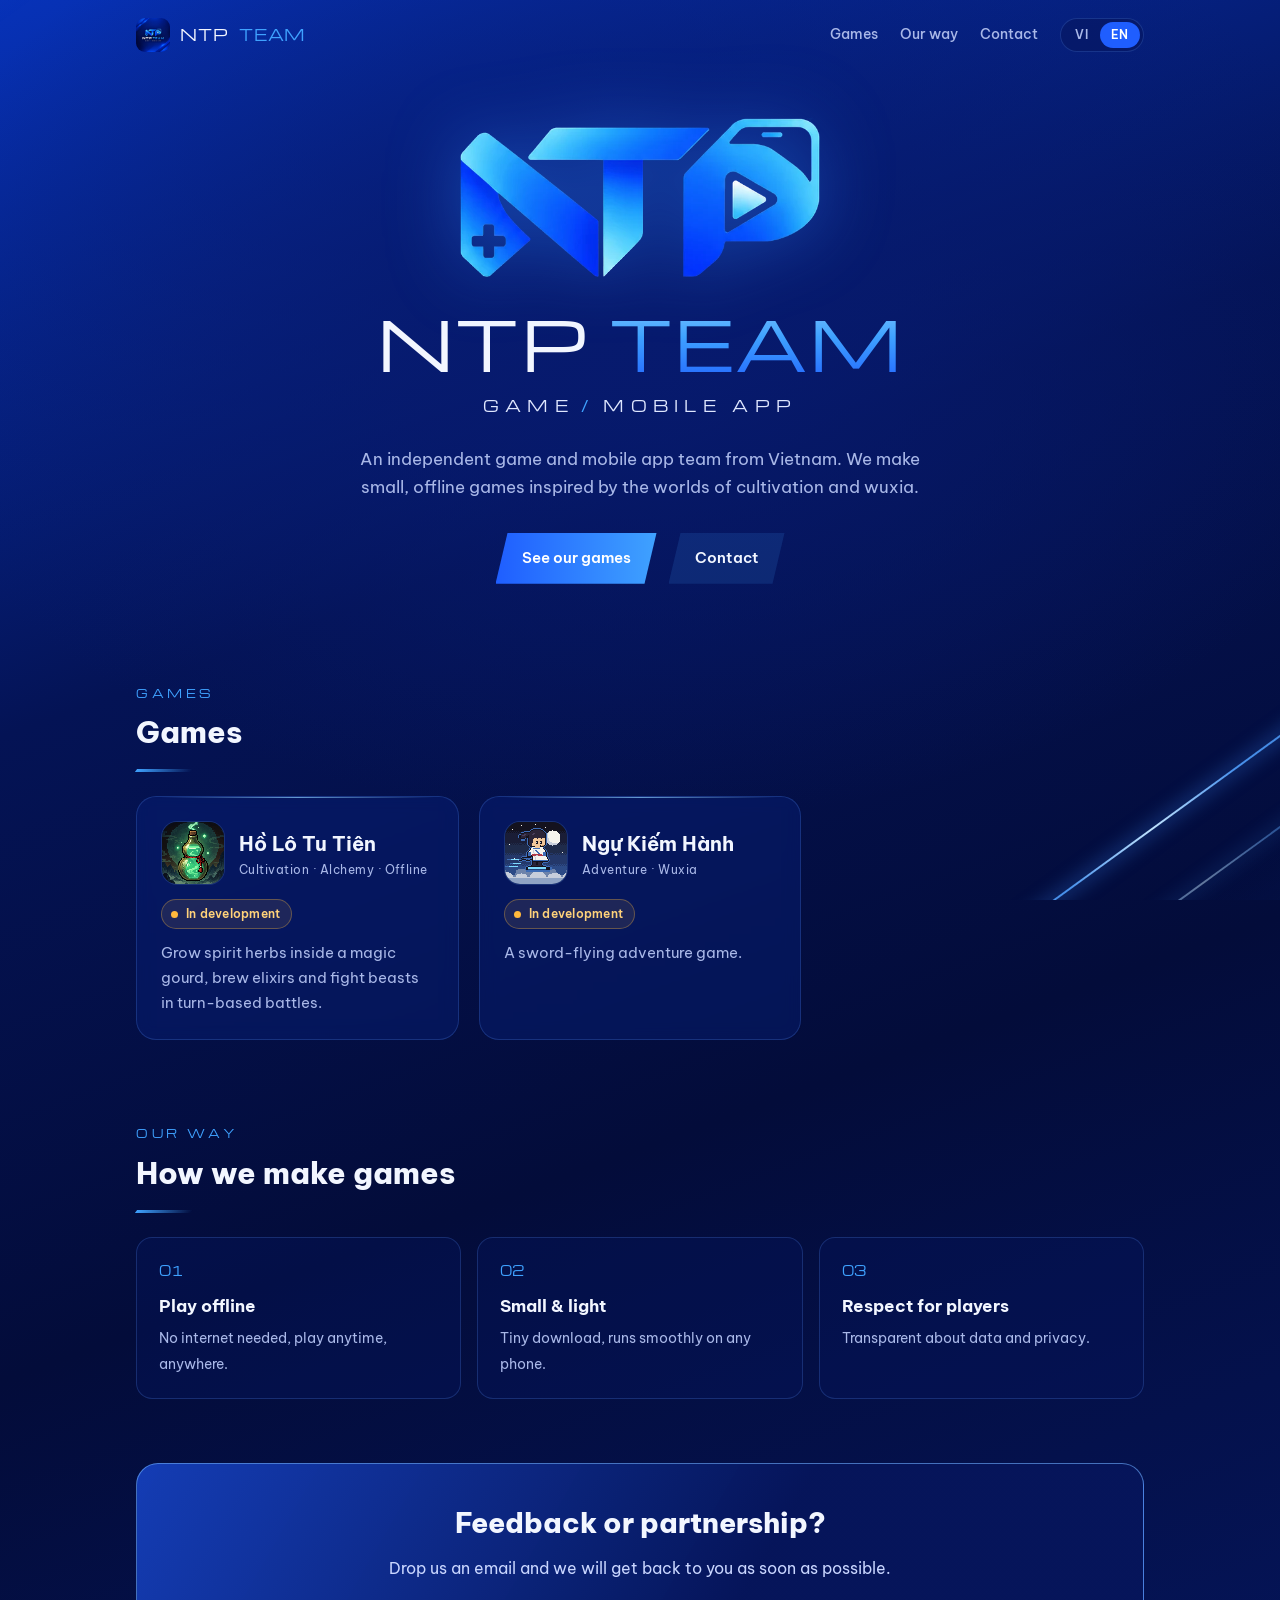
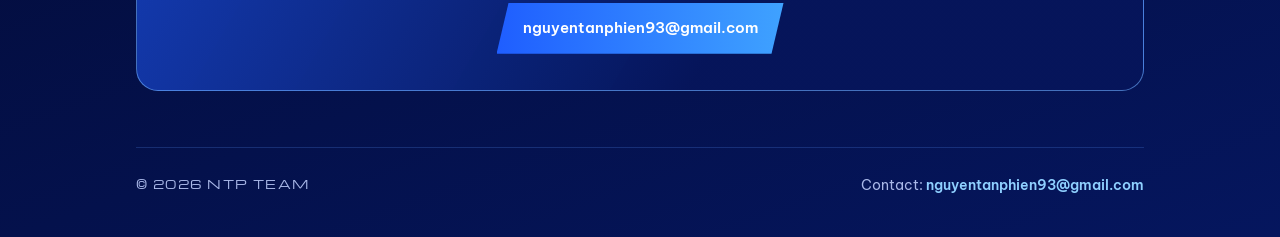
<file: index.html>
<!doctype html>
<html lang="vi">
<head>
<meta charset="utf-8">
<meta name="viewport" content="width=device-width, initial-scale=1">
<title>NTP Team</title>
<meta name="description" content="NTP Team – nhà phát triển game và ứng dụng di động độc lập từ Việt Nam.">
<meta name="theme-color" content="#041045">
<link rel="icon" href="img/favicon.png?v=4">
<link rel="apple-touch-icon" href="img/apple-touch-icon.png?v=4">
<meta property="og:title" content="NTP Team – Game / Mobile App">
<meta property="og:description" content="Game và ứng dụng di động độc lập từ Việt Nam.">
<meta property="og:image" content="https://ntpteam.id.vn/img/og.jpg?v=2">
<meta property="og:url" content="https://ntpteam.id.vn/">
<meta name="twitter:card" content="summary_large_image">
<link rel="preconnect" href="https://fonts.googleapis.com">
<link rel="preconnect" href="https://fonts.gstatic.com" crossorigin>
<link href="https://fonts.googleapis.com/css2?family=Be+Vietnam+Pro:wght@400;500;600;700;800&family=Michroma&display=swap" rel="stylesheet">
<style>
  :root {
    --nen: #030c3a;
    --nen-2: #06155a;
    --the: rgba(10, 34, 130, .38);
    --vien: rgba(90, 150, 255, .22);
    --vien-sang: rgba(110, 175, 255, .6);
    --chu: #f2f6ff;
    --chu-phu: #a9b8e8;
    --xanh: #1f5eff;
    --xanh-sang: #3fa2ff;
    --xanh-nhat: #8fd0ff;
    --rong: "Michroma", "Be Vietnam Pro", sans-serif;
  }
  * { box-sizing: border-box; }
  html { color-scheme: dark; scroll-behavior: smooth; }
  body {
    margin: 0;
    min-height: 100vh;
    overflow-x: hidden;
    background:
      radial-gradient(1100px 700px at 50% 18%, #071a6e 0%, transparent 70%),
      linear-gradient(160deg, #0732b8 0%, #041355 32%, var(--nen) 60%, #05165e 100%);
    background-color: var(--nen);
    color: var(--chu);
    font: 400 16px/1.65 "Be Vietnam Pro", "Segoe UI", Roboto, Arial, sans-serif;
  }

  /* Vệt sáng chéo như trong logo */
  .vet {
    position: fixed; inset: 0;
    pointer-events: none; z-index: 0;
    overflow: hidden;
  }
  .vet i {
    position: absolute;
    width: 160vmax; height: 2px;
    background: linear-gradient(90deg, transparent, rgba(80,160,255,.9) 45%, #bfe3ff 50%, rgba(80,160,255,.9) 55%, transparent);
    box-shadow: 0 0 18px 2px rgba(60,140,255,.55);
    transform: rotate(-36deg);
    transform-origin: center;
  }
  .vet i:nth-child(1) { top: 8%;  left: -95vmax; }
  .vet i:nth-child(2) { top: 14%; left: -100vmax; opacity: .5; }
  .vet i:nth-child(3) { top: 92%; left: 10vmax; }
  .vet i:nth-child(4) { top: 98%; left: 14vmax; opacity: .5; }
  .vet b {
    position: absolute;
    width: 120vmax; height: 26vmax;
    background: linear-gradient(180deg, rgba(31,94,255,.22), transparent);
    transform: rotate(-36deg);
  }
  .vet b:nth-child(5) { top: -14vmax; left: -78vmax; }
  .vet b:nth-child(6) { bottom: -16vmax; right: -70vmax; transform: rotate(144deg); }

  .trang { position: relative; z-index: 1; max-width: 1040px; margin: 0 auto; padding: 0 16px; }

  /* Thanh trên */
  .thanh {
    display: flex; align-items: center; justify-content: space-between; gap: 16px;
    padding: 18px 0;
  }
  .thuong-hieu {
    display: flex; align-items: center; gap: 10px;
    color: var(--chu); text-decoration: none;
    font-family: var(--rong); font-size: 15px; letter-spacing: .06em;
  }
  .thuong-hieu img { width: 34px; height: 34px; border-radius: 9px; }
  .thuong-hieu span { color: var(--xanh-sang); }
  .phai { display: flex; align-items: center; gap: 22px; }
  .menu { display: flex; gap: 22px; }
  .ngon-ngu {
    display: flex; padding: 3px;
    border: 1px solid var(--vien); border-radius: 999px;
    background: rgba(6,21,90,.5);
  }
  .ngon-ngu button {
    font: 600 12px/1 "Be Vietnam Pro", sans-serif; letter-spacing: .06em;
    color: var(--chu-phu); background: none; border: 0;
    padding: 7px 11px; border-radius: 999px; cursor: pointer;
  }
  .ngon-ngu button[aria-pressed="true"] { background: var(--xanh); color: #fff; }
  .ngon-ngu button:focus-visible { outline: 2px solid var(--xanh-nhat); outline-offset: 1px; }
  .menu a {
    color: var(--chu-phu); text-decoration: none;
    font-size: 14px; font-weight: 500;
    transition: color .15s;
  }
  .menu a:hover { color: var(--chu); }

  /* Hero */
  .hero { text-align: center; padding: 48px 0 72px; }
  .hero .dau-an {
    width: min(360px, 78vw); height: auto;
    display: block; margin: 0 auto 28px;
    filter: drop-shadow(0 0 36px rgba(47,130,255,.45));
    animation: noi 6s ease-in-out infinite;
  }
  @keyframes noi { 50% { transform: translateY(-8px); } }
  .ten {
    font-family: var(--rong);
    font-size: clamp(34px, 7.4vw, 68px);
    line-height: 1.1;
    margin: 0;
    letter-spacing: .02em;
    font-weight: 400;
  }
  .ten span {
    background: linear-gradient(180deg, var(--xanh-nhat), var(--xanh-sang) 45%, var(--xanh));
    -webkit-background-clip: text; background-clip: text;
    color: transparent;
  }
  .khau-hieu {
    margin: 14px 0 0;
    font-family: var(--rong);
    font-size: clamp(11px, 2vw, 15px);
    letter-spacing: .42em;
    color: #dfe7ff;
  }
  .khau-hieu em { font-style: normal; color: var(--xanh-sang); margin: 0 .5em; }
  .gioi-thieu {
    max-width: 560px; margin: 26px auto 32px;
    color: var(--chu-phu);
    font-size: 17px;
  }
  .nut-nhom { display: flex; flex-wrap: wrap; justify-content: center; gap: 12px; }
  .nut {
    display: inline-flex; align-items: center; gap: 8px;
    padding: 13px 26px;
    font-weight: 600; font-size: 15px;
    text-decoration: none;
    clip-path: polygon(12px 0, 100% 0, calc(100% - 12px) 100%, 0 100%);
    transition: transform .15s, filter .15s, background .15s;
  }
  .nut-chinh {
    background: linear-gradient(90deg, var(--xanh), var(--xanh-sang));
    color: #fff;
  }
  .nut-chinh:hover { transform: translateY(-2px); filter: brightness(1.12); }
  .nut-phu { background: rgba(63,162,255,.14); color: var(--chu); }
  .nut-phu:hover { background: rgba(63,162,255,.26); }

  /* Section */
  section { padding: 28px 0 56px; scroll-margin-top: 16px; }
  .tieu-de { margin-bottom: 24px; }
  .tieu-de .nhan {
    display: block;
    font-family: var(--rong);
    font-size: 11px;
    letter-spacing: .32em;
    color: var(--xanh-sang);
    margin-bottom: 6px;
  }
  .tieu-de h2 { margin: 0; font-size: clamp(24px, 4vw, 30px); font-weight: 800; }
  .tieu-de h2::after {
    content: ""; display: block;
    width: 56px; height: 3px; margin-top: 12px;
    background: linear-gradient(90deg, var(--xanh-sang), transparent);
    transform: skewX(-36deg);
  }

  .ds-game {
    display: grid;
    grid-template-columns: repeat(auto-fill, minmax(290px, 1fr));
    gap: 20px;
  }
  .game {
    position: relative;
    color: inherit; text-decoration: none;
    display: flex; flex-direction: column;
    background: var(--the);
    backdrop-filter: blur(8px);
    -webkit-backdrop-filter: blur(8px);
    border: 1px solid var(--vien);
    border-radius: 20px;
    padding: 24px;
    overflow: hidden;
    transition: border-color .2s, transform .2s;
  }
  .game::before {
    content: ""; position: absolute;
    top: 0; left: 24px; right: 24px; height: 1px;
    background: linear-gradient(90deg, transparent, var(--xanh-nhat), transparent);
    opacity: .7;
  }
  .game:hover, .game:focus-visible { border-color: var(--vien-sang); transform: translateY(-4px); }
  .game:focus-visible { outline: 2px solid var(--xanh-nhat); outline-offset: 3px; }
  .game .dau { display: flex; align-items: center; gap: 14px; margin-bottom: 14px; }
  .game img {
    width: 64px; height: 64px; flex: none;
    border-radius: 16px;
    image-rendering: pixelated;
    background: #061650;
    border: 1px solid var(--vien);
  }
  .game h3 { margin: 0; font-size: 20px; font-weight: 700; }
  .game .the-loai { font-size: 12px; color: var(--chu-phu); letter-spacing: .04em; }
  .trang-thai {
    align-self: flex-start;
    display: inline-flex; align-items: center; gap: 8px;
    margin-bottom: 12px;
    padding: 4px 11px 4px 9px;
    border-radius: 999px;
    font-size: 12px; font-weight: 600; letter-spacing: .02em;
    color: #ffd27a;
    background: rgba(255,186,60,.1);
    border: 1px solid rgba(255,186,60,.32);
  }
  .trang-thai::before {
    content: ""; width: 7px; height: 7px; border-radius: 50%;
    background: #ffb83c;
    box-shadow: 0 0 0 0 rgba(255,184,60,.6);
    animation: nhip 1.8s ease-out infinite;
  }
  @keyframes nhip { 70%, 100% { box-shadow: 0 0 0 7px rgba(255,184,60,0); } }
  .game p { margin: 0; color: var(--chu-phu); font-size: 15px; flex: 1; }

  /* Giá trị */
  .gia-tri {
    display: grid;
    grid-template-columns: repeat(auto-fit, minmax(220px, 1fr));
    gap: 16px;
  }
  .gia-tri div {
    padding: 22px;
    border-radius: 16px;
    border: 1px solid var(--vien);
    background: rgba(6, 21, 90, .45);
  }
  .gia-tri .so {
    display: block;
    font-family: var(--rong);
    font-size: 13px;
    color: var(--xanh-sang);
    margin-bottom: 10px;
  }
  .gia-tri b { display: block; margin-bottom: 4px; font-size: 17px; }
  .gia-tri span:last-child { color: var(--chu-phu); font-size: 14px; }

  /* Liên hệ */
  .lien-he {
    margin: 8px 0 56px;
    padding: 36px 28px;
    border-radius: 22px;
    text-align: center;
    background:
      linear-gradient(120deg, rgba(31,94,255,.55), rgba(6,21,90,.6) 60%),
      var(--nen-2);
    border: 1px solid var(--vien-sang);
  }
  .lien-he h2 { margin: 0 0 8px; font-size: clamp(22px, 4vw, 28px); font-weight: 800; }
  .lien-he p { margin: 0 0 22px; color: #c9d6ff; }

  footer {
    border-top: 1px solid var(--vien);
    padding: 26px 0 40px;
    display: flex; flex-wrap: wrap; justify-content: space-between; gap: 12px;
    color: var(--chu-phu); font-size: 14px;
  }
  footer .ky { font-family: var(--rong); font-size: 12px; letter-spacing: .12em; }
  footer a { color: var(--xanh-nhat); text-decoration: none; font-weight: 600; }
  footer a:hover { text-decoration: underline; }

  @media (max-width: 560px) {
    .menu { display: none; }
    .ngon-ngu button { padding: 7px 10px; }
    .hero { padding: 28px 0 56px; }
    .khau-hieu { letter-spacing: .28em; }
  }
  @media (prefers-reduced-motion: reduce) {
    * { transition: none !important; animation: none !important; }
    html { scroll-behavior: auto; }
  }
</style>
</head>
<body>
<div class="vet" aria-hidden="true"><i></i><i></i><i></i><i></i><b></b><b></b></div>

<div class="trang">
  <nav class="thanh">
    <a class="thuong-hieu" href="./">
      <img src="img/favicon.png?v=4" alt="" width="34" height="34">
      NTP <span>TEAM</span>
    </a>
    <div class="phai">
      <div class="menu">
        <a href="#games" data-i18n="navGames">Trò chơi</a>
        <a href="#our-way" data-i18n="navWay">Cách làm</a>
        <a href="#contact" data-i18n="navContact">Liên hệ</a>
      </div>
      <div class="ngon-ngu" role="group" aria-label="Ngôn ngữ / Language">
        <button type="button" data-lang="vi" aria-pressed="true">VI</button>
        <button type="button" data-lang="en" aria-pressed="false">EN</button>
      </div>
    </div>
  </nav>

  <header class="hero">
    <img class="dau-an" src="img/ntp-mark.png?v=2" alt="" width="576" height="255">
    <h1 class="ten">NTP <span>TEAM</span></h1>
    <p class="khau-hieu">GAME<em>/</em>MOBILE APP</p>
    <p class="gioi-thieu" data-i18n="intro">Nhóm phát triển game và ứng dụng di động độc lập từ Việt Nam. Chúng tôi làm những trò chơi nhỏ, chơi offline, lấy cảm hứng từ thế giới tu tiên và kiếm hiệp.</p>
    <div class="nut-nhom">
      <a class="nut nut-chinh" href="#games" data-i18n="ctaGames">Xem trò chơi</a>
      <a class="nut nut-phu" href="#contact" data-i18n="navContact">Liên hệ</a>
    </div>
  </header>

  <section id="games">
    <div class="tieu-de">
      <span class="nhan">GAMES</span>
      <h2 data-i18n="gamesTitle">Trò chơi</h2>
    </div>
    <div class="ds-game">
      <a class="game" href="holotutien/">
        <div class="dau">
          <img src="holotutien/img/icon.png" alt="" width="64" height="64">
          <div>
            <h3>Hồ Lô Tu Tiên</h3>
            <div class="the-loai" data-i18n="hlGenre">Tu tiên · Luyện đan · Offline</div>
          </div>
        </div>
        <span class="trang-thai" data-i18n="statusDev">Đang phát triển</span>
        <p data-i18n="hlDesc">Trồng linh dược trong hồ lô, luyện đan và đánh yêu thú theo lượt.</p>
      </a>
      <a class="game" href="ngulamkiem/">
        <div class="dau">
          <img src="img/ngu-kiem-hanh.png" alt="" width="64" height="64">
          <div>
            <h3>Ngự Kiếm Hành</h3>
            <div class="the-loai" data-i18n="nkGenre">Phiêu lưu · Kiếm hiệp</div>
          </div>
        </div>
        <span class="trang-thai" data-i18n="statusDev">Đang phát triển</span>
        <p data-i18n="nkDesc">Trò chơi ngự kiếm phiêu lưu.</p>
      </a>
    </div>
  </section>

  <section id="our-way">
    <div class="tieu-de">
      <span class="nhan">OUR WAY</span>
      <h2 data-i18n="wayTitle">Cách chúng tôi làm game</h2>
    </div>
    <div class="gia-tri">
      <div><span class="so">01</span><b data-i18n="w1">Chơi offline</b><span data-i18n="w1d">Không cần mạng, chơi mọi lúc mọi nơi.</span></div>
      <div><span class="so">02</span><b data-i18n="w2">Nhỏ gọn</b><span data-i18n="w2d">Dung lượng nhẹ, chạy mượt trên điện thoại.</span></div>
      <div><span class="so">03</span><b data-i18n="w3">Tôn trọng người chơi</b><span data-i18n="w3d">Minh bạch về dữ liệu và quyền riêng tư.</span></div>
    </div>
  </section>

  <div class="lien-he" id="contact">
    <h2 data-i18n="contactTitle">Góp ý hay hợp tác?</h2>
    <p data-i18n="contactText">Gửi thư cho chúng tôi, chúng tôi sẽ phản hồi lại cho bạn nhanh nhất có thể.</p>
    <a class="nut nut-chinh" href="mailto:nguyentanphien93@gmail.com">nguyentanphien93@gmail.com</a>
  </div>

  <footer>
    <span class="ky">© 2026 NTP TEAM</span>
    <span><span data-i18n="footContact">Liên hệ:</span> <a href="mailto:nguyentanphien93@gmail.com">nguyentanphien93@gmail.com</a></span>
  </footer>
</div>
<script>
(function () {
  // Cuộn mượt tới mục mà không để lại #... trên thanh địa chỉ.
  function den(id) {
    var el = document.getElementById(id);
    if (el) el.scrollIntoView({ behavior: matchMedia('(prefers-reduced-motion: reduce)').matches ? 'auto' : 'smooth' });
  }
  document.querySelectorAll('a[href^="#"]').forEach(function (a) {
    a.addEventListener('click', function (e) {
      e.preventDefault();
      den(a.getAttribute('href').slice(1));
    });
  });
  if (location.hash) {
    var id = decodeURIComponent(location.hash.slice(1));
    history.replaceState(null, '', location.pathname + location.search);
    addEventListener('load', function () { den(id); });
  }

  var EN = {
    desc: 'NTP Team – an independent game and mobile app developer from Vietnam.',
    navGames: 'Games', navWay: 'Our way', navContact: 'Contact',
    intro: 'An independent game and mobile app team from Vietnam. We make small, offline games inspired by the worlds of cultivation and wuxia.',
    ctaGames: 'See our games',
    gamesTitle: 'Games',
    statusDev: 'In development',
    hlGenre: 'Cultivation · Alchemy · Offline',
    hlDesc: 'Grow spirit herbs inside a magic gourd, brew elixirs and fight beasts in turn-based battles.',
    nkGenre: 'Adventure · Wuxia',
    nkDesc: 'A sword-flying adventure game.',
    wayTitle: 'How we make games',
    w1: 'Play offline', w1d: 'No internet needed, play anytime, anywhere.',
    w2: 'Small & light', w2d: 'Tiny download, runs smoothly on any phone.',
    w3: 'Respect for players', w3d: 'Transparent about data and privacy.',
    contactTitle: 'Feedback or partnership?',
    contactText: 'Drop us an email and we will get back to you as soon as possible.',
    footContact: 'Contact:'
  };
  var nodes = document.querySelectorAll('[data-i18n]');
  var meta = document.querySelector('meta[name="description"]');
  var VI = { desc: meta.content };
  nodes.forEach(function (el) { VI[el.dataset.i18n] = el.innerHTML; });
  var T = { vi: VI, en: EN };
  var nut = document.querySelectorAll('.ngon-ngu button');

  function apply(lang) {
    var t = T[lang];
    nodes.forEach(function (el) {
      var s = t[el.dataset.i18n];
      if (s != null) el.innerHTML = s;
    });
    document.documentElement.lang = lang;
    meta.content = t.desc;
    nut.forEach(function (b) { b.setAttribute('aria-pressed', b.dataset.lang === lang); });
  }

  function pick() {
    var q = new URLSearchParams(location.search).get('lang');
    if (q && T[q.toLowerCase()]) return q.toLowerCase();
    try { var saved = localStorage.getItem('lang'); if (T[saved]) return saved; } catch (e) {}
    var prefs = navigator.languages || [navigator.language || ''];
    return String(prefs[0] || '').toLowerCase().indexOf('vi') === 0 ? 'vi' : 'en';
  }

  nut.forEach(function (b) {
    b.addEventListener('click', function () {
      apply(b.dataset.lang);
      try { localStorage.setItem('lang', b.dataset.lang); } catch (e) {}
    });
  });

  apply(pick());
})();
</script>
</body>
</html>
</file>
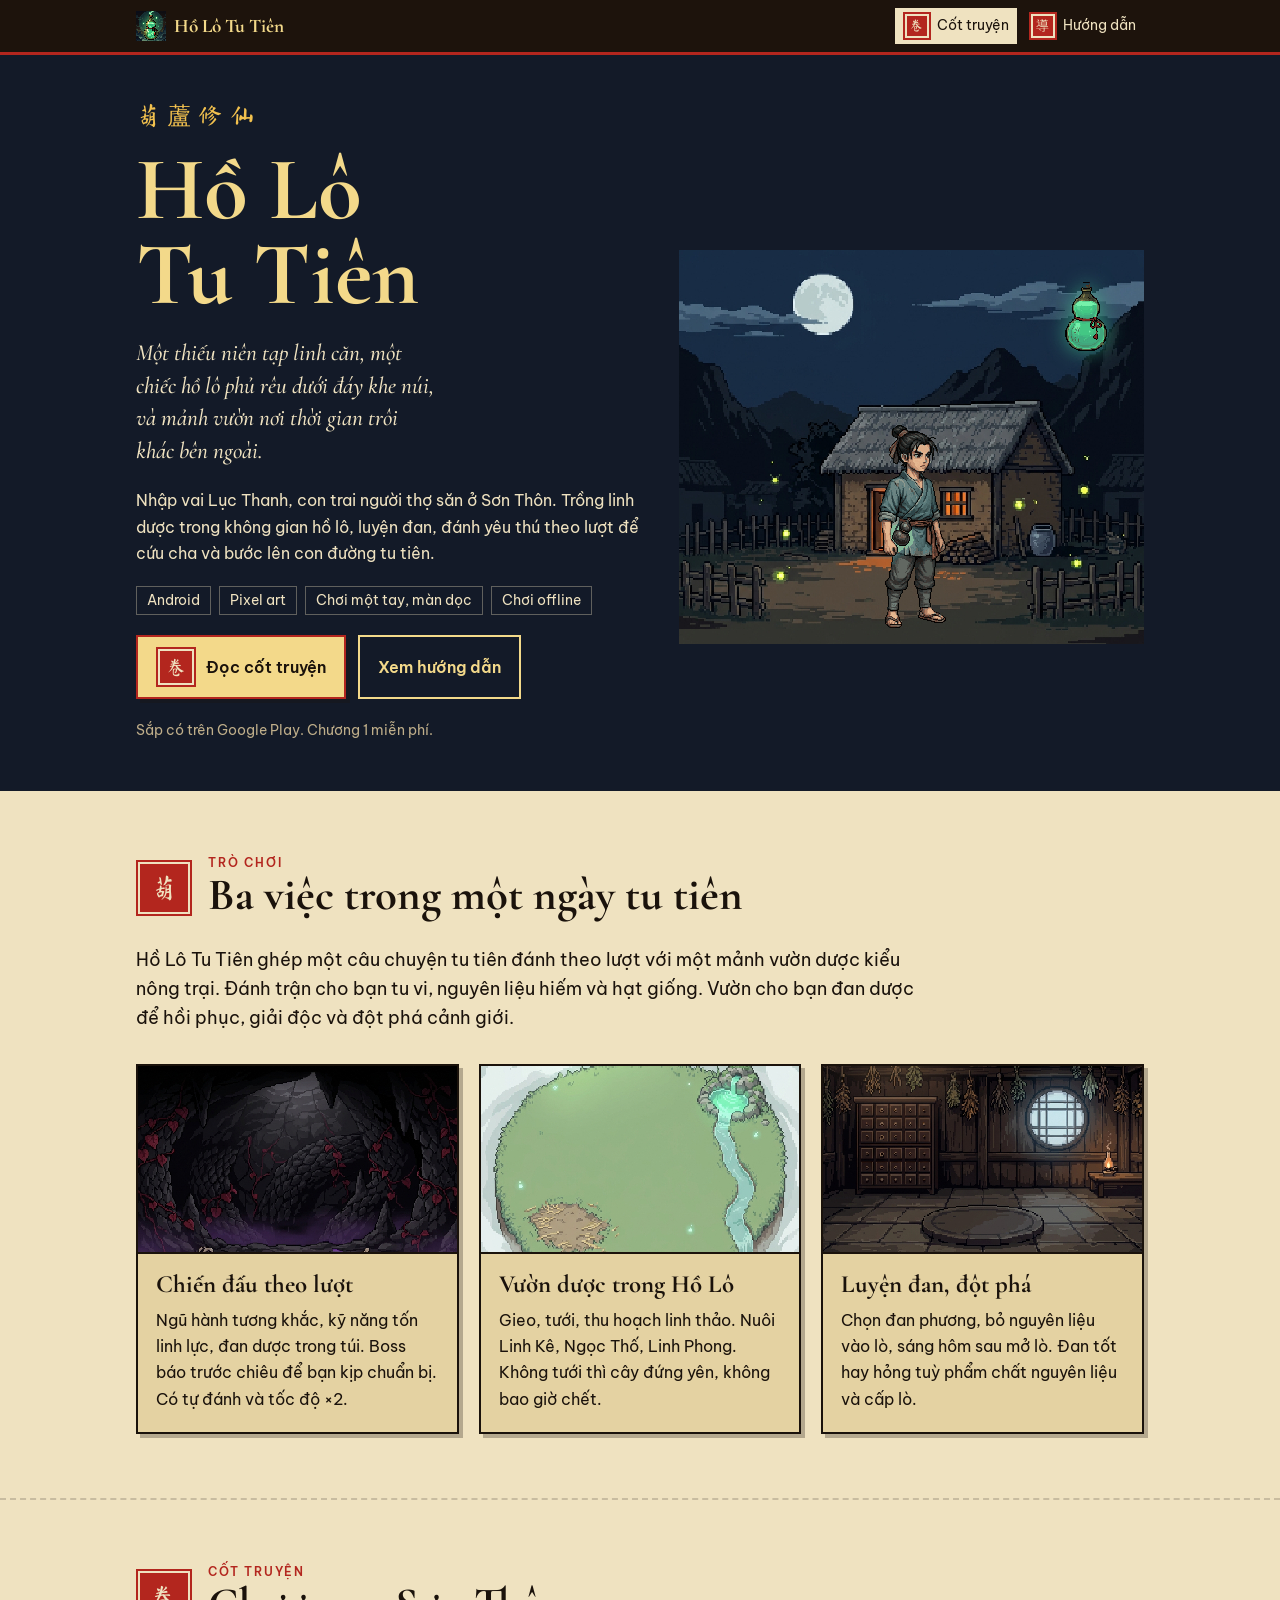
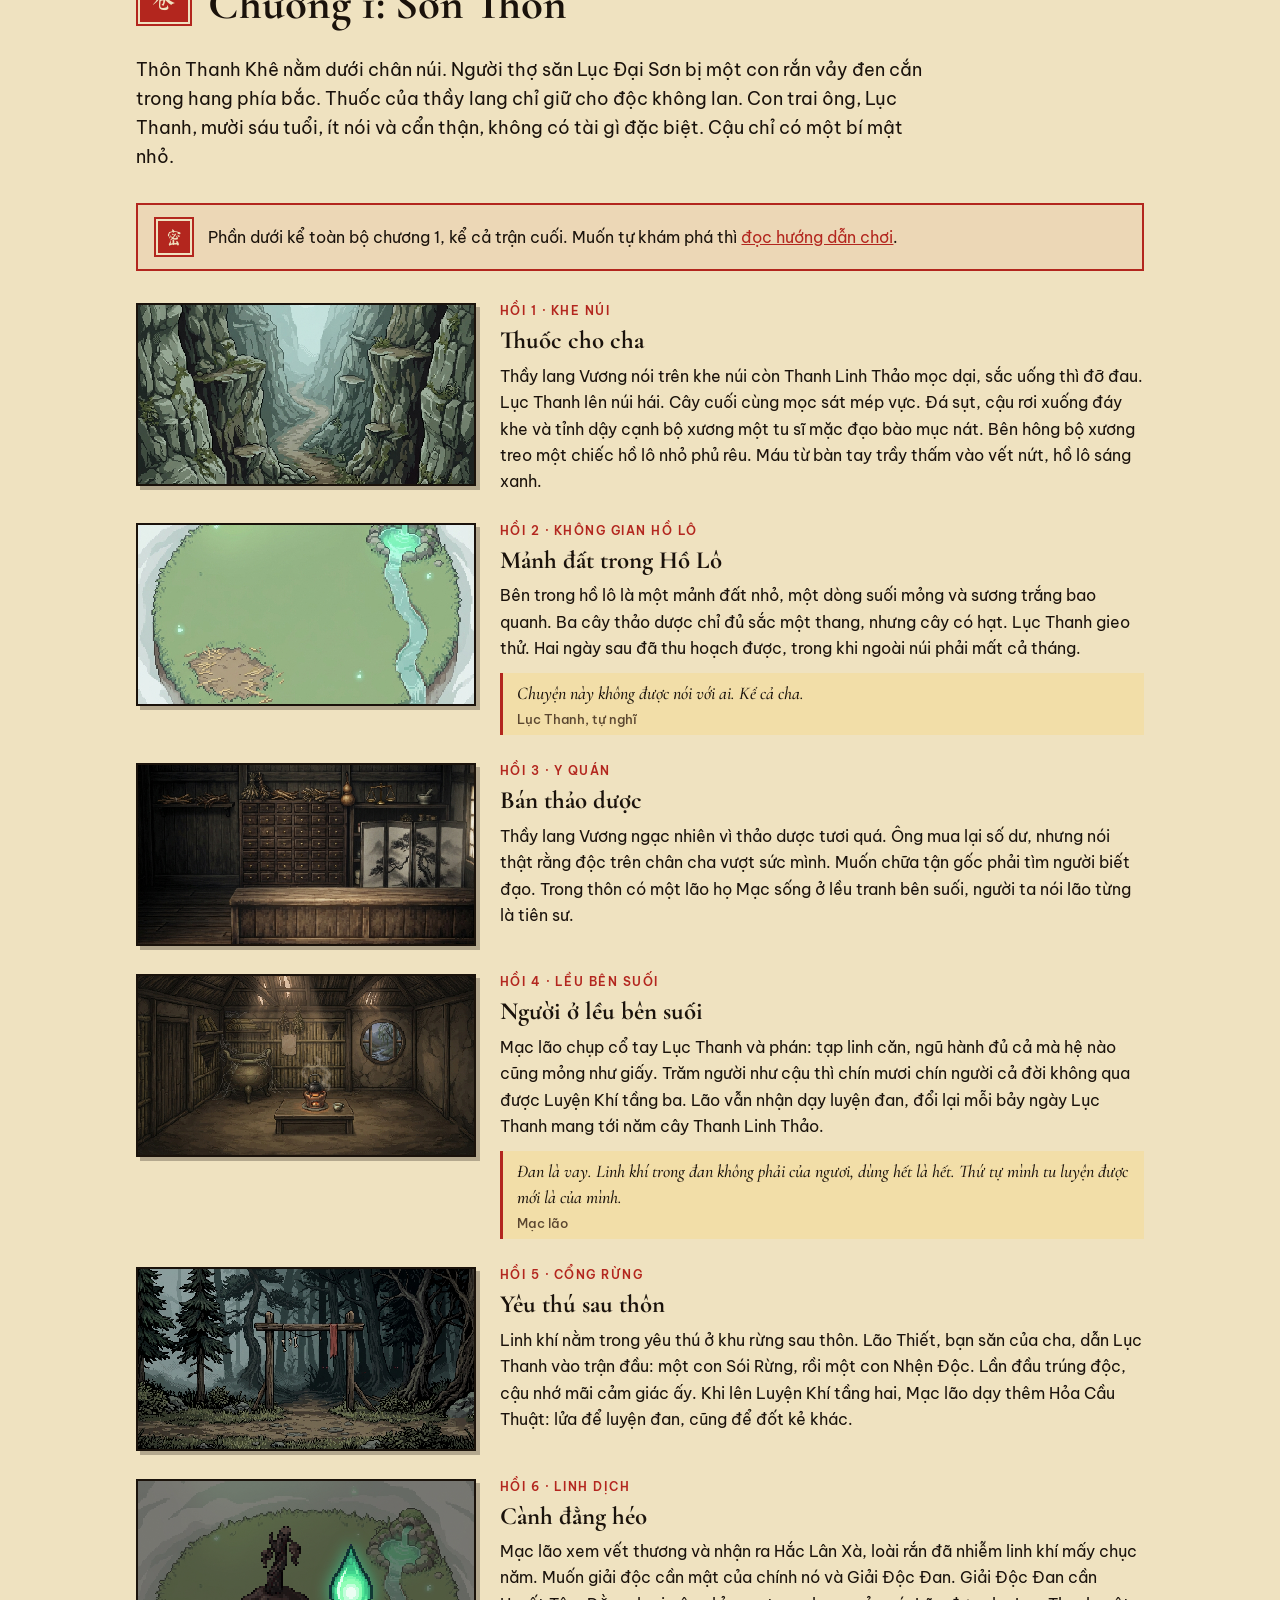
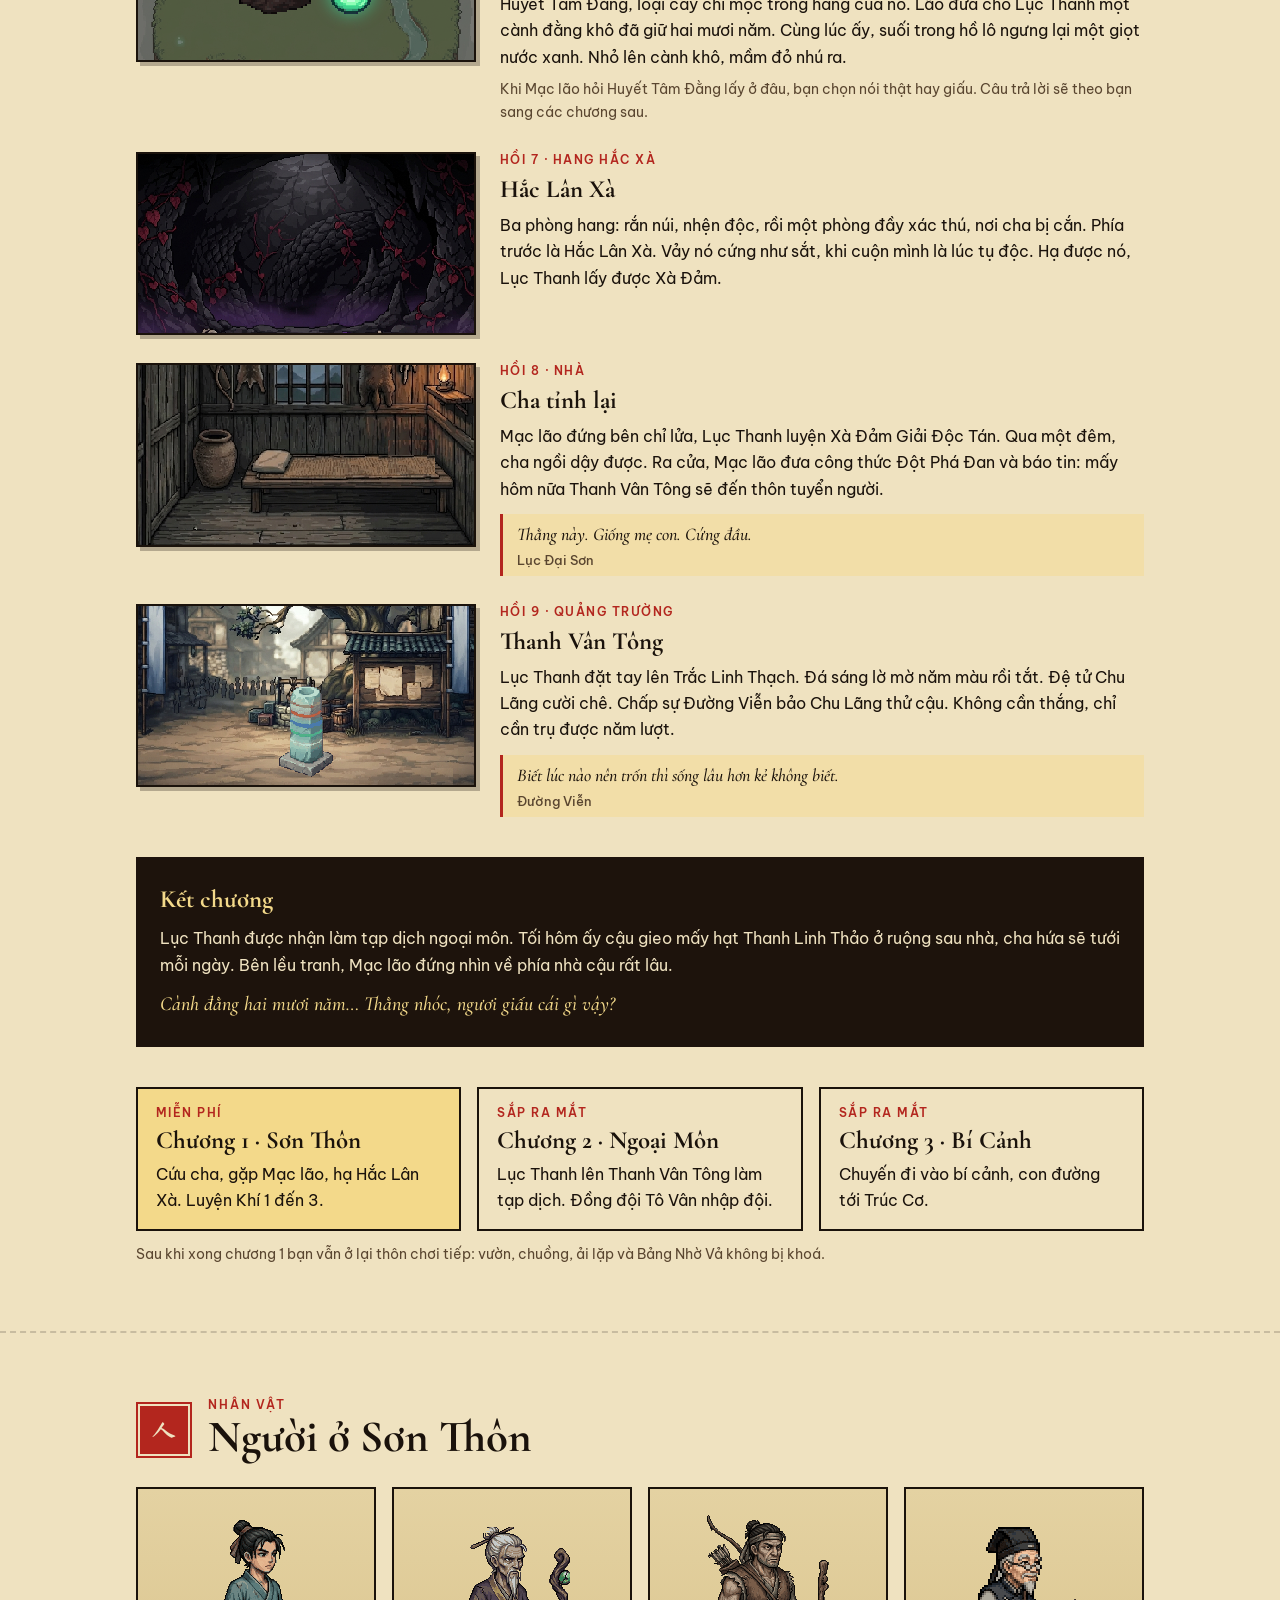
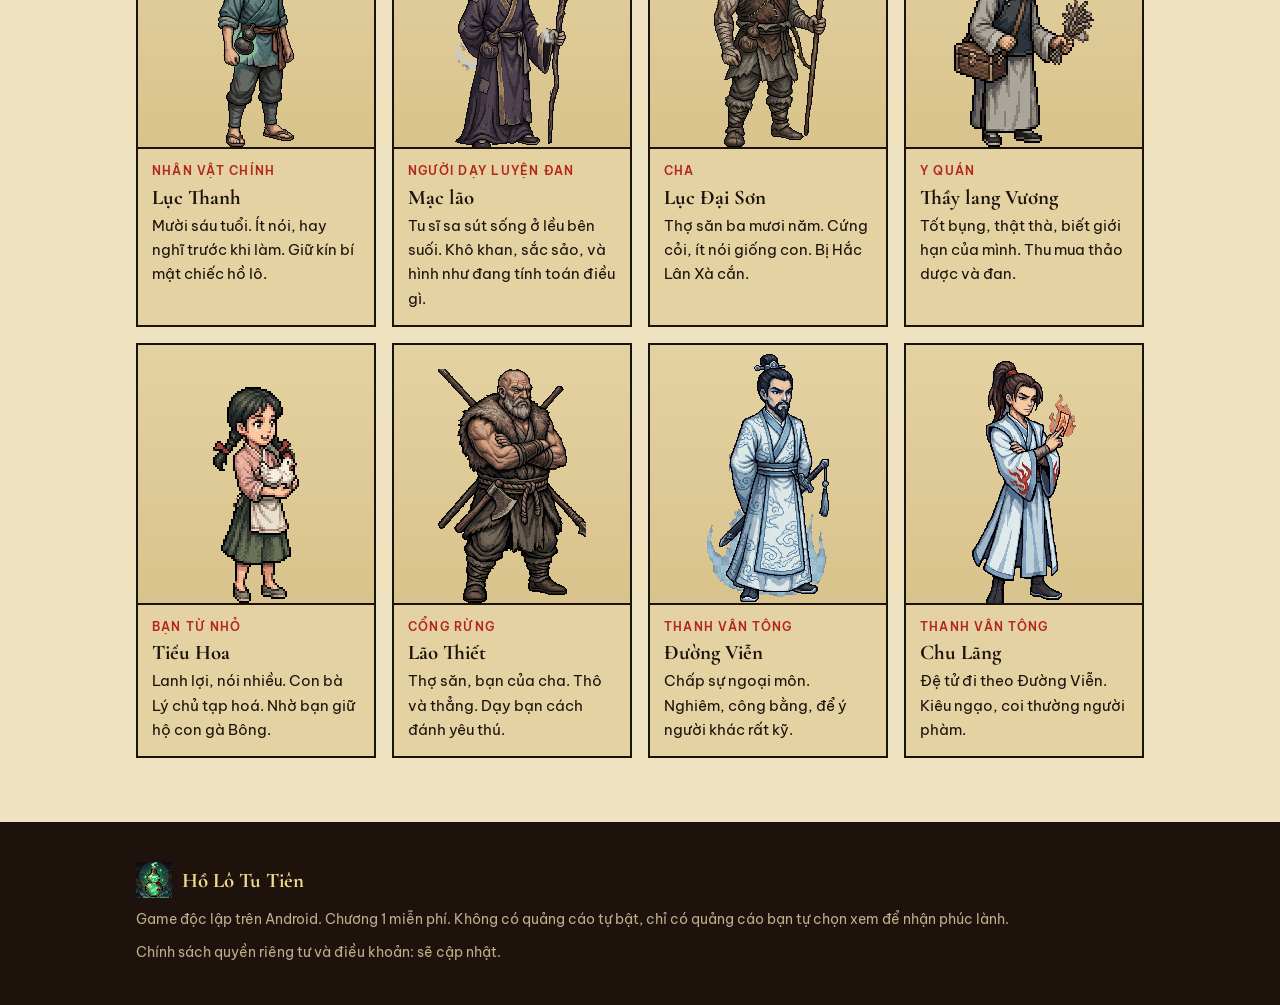
<file: holotutien/index.html>
<!doctype html>
<html lang="vi">
<head>
<meta charset="utf-8">
<meta name="viewport" content="width=device-width, initial-scale=1, viewport-fit=cover">
<title>Hồ Lô Tu Tiên</title>
<meta name="description" content="Hồ Lô Tu Tiên: game pixel tu tiên trên Android. Cốt truyện chương 1 Sơn Thôn và các nhân vật.">
<link rel="icon" href="img/icon.png">
<link rel="preconnect" href="https://fonts.googleapis.com">
<link rel="preconnect" href="https://fonts.gstatic.com" crossorigin>
<link rel="stylesheet" href="https://fonts.googleapis.com/css2?family=Be+Vietnam+Pro:wght@400;500;600&family=Cormorant+Garamond:ital,wght@0,500;0,600;0,700;1,500&family=Jersey+10&family=Ma+Shan+Zheng&display=swap">
<link rel="stylesheet" href="style.css">
</head>
<body>
<header class="thanh">
  <div class="wrap">
    <a class="ten" href="./"><img class="px" src="img/icon.png" alt=""><span>Hồ Lô Tu Tiên</span></a>
    <nav class="menu" aria-label="Trang">
      <a href="./" aria-current="page"><span class="an" aria-hidden="true">卷</span><span class="chu">Cốt truyện</span></a>
      <a href="guide"><span class="an" aria-hidden="true">導</span><span class="chu">Hướng dẫn</span></a>
    </nav>
  </div>
</header>

<main id="dau">

<section class="mo-dau">
  <div class="wrap">
    <div class="chu">
      <div class="han" aria-hidden="true">葫蘆修仙</div>
      <h1>Hồ Lô Tu Tiên</h1>
      <p class="loi">Một thiếu niên tạp linh căn, một chiếc hồ lô phủ rêu dưới đáy khe núi, và mảnh vườn nơi thời gian trôi khác bên ngoài.</p>
      <p class="doc">Nhập vai Lục Thanh, con trai người thợ săn ở Sơn Thôn. Trồng linh dược trong không gian hồ lô, luyện đan, đánh yêu thú theo lượt để cứu cha và bước lên con đường tu tiên.</p>
      <div class="the"><span>Android</span><span>Pixel art</span><span>Chơi một tay, màn dọc</span><span>Chơi offline</span></div>
      <div class="nut-hang">
        <a class="bua" href="#story"><span class="an" aria-hidden="true">卷</span>Đọc cốt truyện</a>
        <a class="bua nhat" href="guide">Xem hướng dẫn</a>
      </div>
      <p class="nho" style="color:#bfae8a">Sắp có trên Google Play. Chương 1 miễn phí.</p>
    </div>
    <div class="canh">
      <img class="nen px" src="img/bg_dem.png" alt="Nhà tranh của Lục Thanh trong đêm trăng ở Sơn Thôn">
      <span class="lt sp" style="--fw:78;--fh:228;--n:4;--d:2s"><img src="img/nv_lt_idle.png" alt="Lục Thanh"></span>
      <img class="holo px" src="img/holo_day.png" alt="">
    </div>
  </div>
</section>

<section class="phan">
  <div class="wrap">
    <div class="dau-phan"><span class="an" aria-hidden="true">葫</span><div><div class="phu">Trò chơi</div><h2>Ba việc trong một ngày tu tiên</h2></div></div>
    <p class="dan-nhap doc">Hồ Lô Tu Tiên ghép một câu chuyện tu tiên đánh theo lượt với một mảnh vườn dược kiểu nông trại. Đánh trận cho bạn tu vi, nguyên liệu hiếm và hạt giống. Vườn cho bạn đan dược để hồi phục, giải độc và đột phá cảnh giới.</p>
    <div class="ba-tru">
      <article class="tru">
        <div class="hinh"><img class="px" src="img/bg_hang.png" alt="Hang Hắc Xà" style="object-position:center 40%"></div>
        <div class="noi"><h3>Chiến đấu theo lượt</h3><p>Ngũ hành tương khắc, kỹ năng tốn linh lực, đan dược trong túi. Boss báo trước chiêu để bạn kịp chuẩn bị. Có tự đánh và tốc độ ×2.</p></div>
      </article>
      <article class="tru">
        <div class="hinh"><img class="px" src="img/bg_vuon.png" alt="Không gian bên trong Hồ Lô" style="object-position:center 55%"></div>
        <div class="noi"><h3>Vườn dược trong Hồ Lô</h3><p>Gieo, tưới, thu hoạch linh thảo. Nuôi Linh Kê, Ngọc Thố, Linh Phong. Không tưới thì cây đứng yên, không bao giờ chết.</p></div>
      </article>
      <article class="tru">
        <div class="hinh"><img class="px" src="img/bg_phong.png" alt="Đan phòng có lò luyện đan" style="object-position:center 60%"></div>
        <div class="noi"><h3>Luyện đan, đột phá</h3><p>Chọn đan phương, bỏ nguyên liệu vào lò, sáng hôm sau mở lò. Đan tốt hay hỏng tuỳ phẩm chất nguyên liệu và cấp lò.</p></div>
      </article>
    </div>
  </div>
</section>

<section class="phan" id="story">
  <div class="wrap">
    <div class="dau-phan"><span class="an" aria-hidden="true">卷</span><div><div class="phu">Cốt truyện</div><h2>Chương 1: Sơn Thôn</h2></div></div>
    <p class="dan-nhap doc">Thôn Thanh Khê nằm dưới chân núi. Người thợ săn Lục Đại Sơn bị một con rắn vảy đen cắn trong hang phía bắc. Thuốc của thầy lang chỉ giữ cho độc không lan. Con trai ông, Lục Thanh, mười sáu tuổi, ít nói và cẩn thận, không có tài gì đặc biệt. Cậu chỉ có một bí mật nhỏ.</p>

    <div class="canh-bao"><span class="an" aria-hidden="true">密</span><p>Phần dưới kể toàn bộ chương 1, kể cả trận cuối. Muốn tự khám phá thì <a href="guide">đọc hướng dẫn chơi</a>.</p></div>

    <ol class="hoi-list">
      <li class="hoi">
        <div class="hinh"><img class="nen px" src="img/bg_khenui.png" alt="Khe Núi" style="object-position:center 30%"></div>
        <div class="noi">
          <div class="nhan">Hồi 1 · Khe Núi</div>
          <h3>Thuốc cho cha</h3>
          <p>Thầy lang Vương nói trên khe núi còn Thanh Linh Thảo mọc dại, sắc uống thì đỡ đau. Lục Thanh lên núi hái. Cây cuối cùng mọc sát mép vực. Đá sụt, cậu rơi xuống đáy khe và tỉnh dậy cạnh bộ xương một tu sĩ mặc đạo bào mục nát. Bên hông bộ xương treo một chiếc hồ lô nhỏ phủ rêu. Máu từ bàn tay trầy thấm vào vết nứt, hồ lô sáng xanh.</p>
        </div>
      </li>
      <li class="hoi">
        <div class="hinh"><img class="nen px" src="img/bg_vuon.png" alt="Không gian Hồ Lô" style="object-position:center 60%"></div>
        <div class="noi">
          <div class="nhan">Hồi 2 · Không gian Hồ Lô</div>
          <h3>Mảnh đất trong Hồ Lô</h3>
          <p>Bên trong hồ lô là một mảnh đất nhỏ, một dòng suối mỏng và sương trắng bao quanh. Ba cây thảo dược chỉ đủ sắc một thang, nhưng cây có hạt. Lục Thanh gieo thử. Hai ngày sau đã thu hoạch được, trong khi ngoài núi phải mất cả tháng.</p>
          <blockquote>Chuyện này không được nói với ai. Kể cả cha.<cite>Lục Thanh, tự nghĩ</cite></blockquote>
        </div>
      </li>
      <li class="hoi">
        <div class="hinh"><img class="nen px" src="img/bg_yquan.png" alt="Y quán"></div>
        <div class="noi">
          <div class="nhan">Hồi 3 · Y quán</div>
          <h3>Bán thảo dược</h3>
          <p>Thầy lang Vương ngạc nhiên vì thảo dược tươi quá. Ông mua lại số dư, nhưng nói thật rằng độc trên chân cha vượt sức mình. Muốn chữa tận gốc phải tìm người biết đạo. Trong thôn có một lão họ Mạc sống ở lều tranh bên suối, người ta nói lão từng là tiên sư.</p>
        </div>
      </li>
      <li class="hoi">
        <div class="hinh"><img class="nen px" src="img/bg_leu.png" alt="Lều Mạc lão bên suối"></div>
        <div class="noi">
          <div class="nhan">Hồi 4 · Lều bên suối</div>
          <h3>Người ở lều bên suối</h3>
          <p>Mạc lão chụp cổ tay Lục Thanh và phán: tạp linh căn, ngũ hành đủ cả mà hệ nào cũng mỏng như giấy. Trăm người như cậu thì chín mươi chín người cả đời không qua được Luyện Khí tầng ba. Lão vẫn nhận dạy luyện đan, đổi lại mỗi bảy ngày Lục Thanh mang tới năm cây Thanh Linh Thảo.</p>
          <blockquote>Đan là vay. Linh khí trong đan không phải của ngươi, dùng hết là hết. Thứ tự mình tu luyện được mới là của mình.<cite>Mạc lão</cite></blockquote>
        </div>
      </li>
      <li class="hoi">
        <div class="hinh"><img class="nen px" src="img/bg_congrung.png" alt="Cổng rừng sau thôn"></div>
        <div class="noi">
          <div class="nhan">Hồi 5 · Cổng rừng</div>
          <h3>Yêu thú sau thôn</h3>
          <p>Linh khí nằm trong yêu thú ở khu rừng sau thôn. Lão Thiết, bạn săn của cha, dẫn Lục Thanh vào trận đầu: một con Sói Rừng, rồi một con Nhện Độc. Lần đầu trúng độc, cậu nhớ mãi cảm giác ấy. Khi lên Luyện Khí tầng hai, Mạc lão dạy thêm Hỏa Cầu Thuật: lửa để luyện đan, cũng để đốt kẻ khác.</p>
        </div>
      </li>
      <li class="hoi">
        <div class="hinh" style="display:grid;place-items:center;background:var(--go)">
          <img class="nen px" src="img/bg_vuon.png" alt="" style="position:absolute;inset:0;opacity:.45;object-position:center 35%">
          <div style="position:relative;display:flex;gap:18px;align-items:flex-end">
            <img class="px" src="img/canhdang_kho.png" alt="Cành Huyết Tâm Đằng khô" style="width:72px">
            <img class="px" src="img/vp_giot.png" alt="Giọt Linh Dịch" style="width:44px;filter:drop-shadow(0 0 8px rgba(63,191,138,.9))">
          </div>
        </div>
        <div class="noi">
          <div class="nhan">Hồi 6 · Linh Dịch</div>
          <h3>Cành đằng héo</h3>
          <p>Mạc lão xem vết thương và nhận ra Hắc Lân Xà, loài rắn đã nhiễm linh khí mấy chục năm. Muốn giải độc cần mật của chính nó và Giải Độc Đan. Giải Độc Đan cần Huyết Tâm Đằng, loại cây chỉ mọc trong hang của nó. Lão đưa cho Lục Thanh một cành đằng khô đã giữ hai mươi năm. Cùng lúc ấy, suối trong hồ lô ngưng lại một giọt nước xanh. Nhỏ lên cành khô, mầm đỏ nhú ra.</p>
          <p class="nho">Khi Mạc lão hỏi Huyết Tâm Đằng lấy ở đâu, bạn chọn nói thật hay giấu. Câu trả lời sẽ theo bạn sang các chương sau.</p>
        </div>
      </li>
      <li class="hoi">
        <div class="hinh"><img class="nen px" src="img/bg_hang.png" alt="Hang Hắc Xà" style="object-position:center 45%"></div>
        <div class="noi">
          <div class="nhan">Hồi 7 · Hang Hắc Xà</div>
          <h3>Hắc Lân Xà</h3>
          <p>Ba phòng hang: rắn núi, nhện độc, rồi một phòng đầy xác thú, nơi cha bị cắn. Phía trước là Hắc Lân Xà. Vảy nó cứng như sắt, khi cuộn mình là lúc tụ độc. Hạ được nó, Lục Thanh lấy được Xà Đảm.</p>
        </div>
      </li>
      <li class="hoi">
        <div class="hinh"><img class="nen px" src="img/bg_nha.png" alt="Trong nhà Lục Thanh" style="object-position:center 55%"></div>
        <div class="noi">
          <div class="nhan">Hồi 8 · Nhà</div>
          <h3>Cha tỉnh lại</h3>
          <p>Mạc lão đứng bên chỉ lửa, Lục Thanh luyện Xà Đảm Giải Độc Tán. Qua một đêm, cha ngồi dậy được. Ra cửa, Mạc lão đưa công thức Đột Phá Đan và báo tin: mấy hôm nữa Thanh Vân Tông sẽ đến thôn tuyển người.</p>
          <blockquote>Thằng này. Giống mẹ con. Cứng đầu.<cite>Lục Đại Sơn</cite></blockquote>
        </div>
      </li>
      <li class="hoi">
        <div class="hinh">
          <img class="nen px" src="img/bg_tuyen.png" alt="Quảng trường thôn ngày tuyển đệ tử" style="object-position:center 70%">
          <img class="px phu-hinh" src="img/trac_sang.png" alt="Trắc Linh Thạch sáng năm màu" style="left:50%;transform:translateX(-50%);width:54px">
        </div>
        <div class="noi">
          <div class="nhan">Hồi 9 · Quảng trường</div>
          <h3>Thanh Vân Tông</h3>
          <p>Lục Thanh đặt tay lên Trắc Linh Thạch. Đá sáng lờ mờ năm màu rồi tắt. Đệ tử Chu Lãng cười chê. Chấp sự Đường Viễn bảo Chu Lãng thử cậu. Không cần thắng, chỉ cần trụ được năm lượt.</p>
          <blockquote>Biết lúc nào nên trốn thì sống lâu hơn kẻ không biết.<cite>Đường Viễn</cite></blockquote>
        </div>
      </li>
    </ol>

    <div class="ket">
      <h3>Kết chương</h3>
      <p>Lục Thanh được nhận làm tạp dịch ngoại môn. Tối hôm ấy cậu gieo mấy hạt Thanh Linh Thảo ở ruộng sau nhà, cha hứa sẽ tưới mỗi ngày. Bên lều tranh, Mạc lão đứng nhìn về phía nhà cậu rất lâu.</p>
      <blockquote>Cành đằng hai mươi năm… Thằng nhóc, ngươi giấu cái gì vậy?</blockquote>
    </div>

    <div class="chuong-sau">
      <div class="chuong mo"><div class="trang-thai">Miễn phí</div><h3>Chương 1 · Sơn Thôn</h3><p>Cứu cha, gặp Mạc lão, hạ Hắc Lân Xà. Luyện Khí 1 đến 3.</p></div>
      <div class="chuong"><div class="trang-thai">Sắp ra mắt</div><h3>Chương 2 · Ngoại Môn</h3><p>Lục Thanh lên Thanh Vân Tông làm tạp dịch. Đồng đội Tô Vân nhập đội.</p></div>
      <div class="chuong"><div class="trang-thai">Sắp ra mắt</div><h3>Chương 3 · Bí Cảnh</h3><p>Chuyến đi vào bí cảnh, con đường tới Trúc Cơ.</p></div>
    </div>
    <p class="nho" style="margin-top:12px">Sau khi xong chương 1 bạn vẫn ở lại thôn chơi tiếp: vườn, chuồng, ải lặp và Bảng Nhờ Vả không bị khoá.</p>
  </div>
</section>

<section class="phan" id="characters">
  <div class="wrap">
    <div class="dau-phan"><span class="an" aria-hidden="true">人</span><div><div class="phu">Nhân vật</div><h2>Người ở Sơn Thôn</h2></div></div>
    <div class="nhan-vat">
      <article class="nv"><div class="khung"><span class="sp" style="--fw:78;--fh:228;--n:4;--d:2s"><img src="img/nv_lt_idle.png" alt="Lục Thanh"></span></div>
        <div class="noi"><div class="vai">Nhân vật chính</div><h3>Lục Thanh</h3><p>Mười sáu tuổi. Ít nói, hay nghĩ trước khi làm. Giữ kín bí mật chiếc hồ lô.</p></div></article>
      <article class="nv"><div class="khung"><span class="sp" style="--fw:116;--fh:220;--n:4;--d:2.2s"><img src="img/nv_ml_idle.png" alt="Mạc lão"></span></div>
        <div class="noi"><div class="vai">Người dạy luyện đan</div><h3>Mạc lão</h3><p>Tu sĩ sa sút sống ở lều bên suối. Khô khan, sắc sảo, và hình như đang tính toán điều gì.</p></div></article>
      <article class="nv"><div class="khung"><span class="sp" style="--fw:122;--fh:232;--n:4;--d:2.2s"><img src="img/nv_cha_idle.png" alt="Lục Đại Sơn"></span></div>
        <div class="noi"><div class="vai">Cha</div><h3>Lục Đại Sơn</h3><p>Thợ săn ba mươi năm. Cứng cỏi, ít nói giống con. Bị Hắc Lân Xà cắn.</p></div></article>
      <article class="nv"><div class="khung"><span class="sp" style="--fw:140;--fh:220;--n:4;--d:2.2s"><img src="img/nv_vuong_idle.png" alt="Thầy lang Vương"></span></div>
        <div class="noi"><div class="vai">Y quán</div><h3>Thầy lang Vương</h3><p>Tốt bụng, thật thà, biết giới hạn của mình. Thu mua thảo dược và đan.</p></div></article>
      <article class="nv"><div class="khung"><span class="sp" style="--fw:86;--fh:216;--n:4;--d:1.8s"><img src="img/nv_hoa_idle.png" alt="Tiểu Hoa"></span></div>
        <div class="noi"><div class="vai">Bạn từ nhỏ</div><h3>Tiểu Hoa</h3><p>Lanh lợi, nói nhiều. Con bà Lý chủ tạp hoá. Nhờ bạn giữ hộ con gà Bông.</p></div></article>
      <article class="nv"><div class="khung"><span class="sp" style="--fw:148;--fh:234;--n:4;--d:2.2s"><img src="img/nv_thiet_idle.png" alt="Lão Thiết"></span></div>
        <div class="noi"><div class="vai">Cổng rừng</div><h3>Lão Thiết</h3><p>Thợ săn, bạn của cha. Thô và thẳng. Dạy bạn cách đánh yêu thú.</p></div></article>
      <article class="nv"><div class="khung"><span class="sp" style="--fw:122;--fh:250;--n:4;--d:2.4s"><img src="img/nv_duong_idle.png" alt="Đường Viễn"></span></div>
        <div class="noi"><div class="vai">Thanh Vân Tông</div><h3>Đường Viễn</h3><p>Chấp sự ngoại môn. Nghiêm, công bằng, để ý người khác rất kỹ.</p></div></article>
      <article class="nv"><div class="khung"><span class="sp" style="--fw:104;--fh:242;--n:4;--d:2s"><img src="img/nv_chu_idle.png" alt="Chu Lãng"></span></div>
        <div class="noi"><div class="vai">Thanh Vân Tông</div><h3>Chu Lãng</h3><p>Đệ tử đi theo Đường Viễn. Kiêu ngạo, coi thường người phàm.</p></div></article>
    </div>
  </div>
</section>

</main>

<footer>
  <div class="wrap">
    <a class="ten" href="./" style="display:flex;align-items:center;gap:10px;color:var(--bua);text-decoration:none;font:700 1.3rem var(--f-tieude)"><img class="px" src="img/icon.png" alt="" style="width:36px">Hồ Lô Tu Tiên</a>
    <p class="nho">Game độc lập trên Android. Chương 1 miễn phí. Không có quảng cáo tự bật, chỉ có quảng cáo bạn tự chọn xem để nhận phúc lành.</p>
    <p class="nho">Chính sách quyền riêng tư và điều khoản: sẽ cập nhật.</p>
  </div>
</footer>

</body>
</html>
</file>
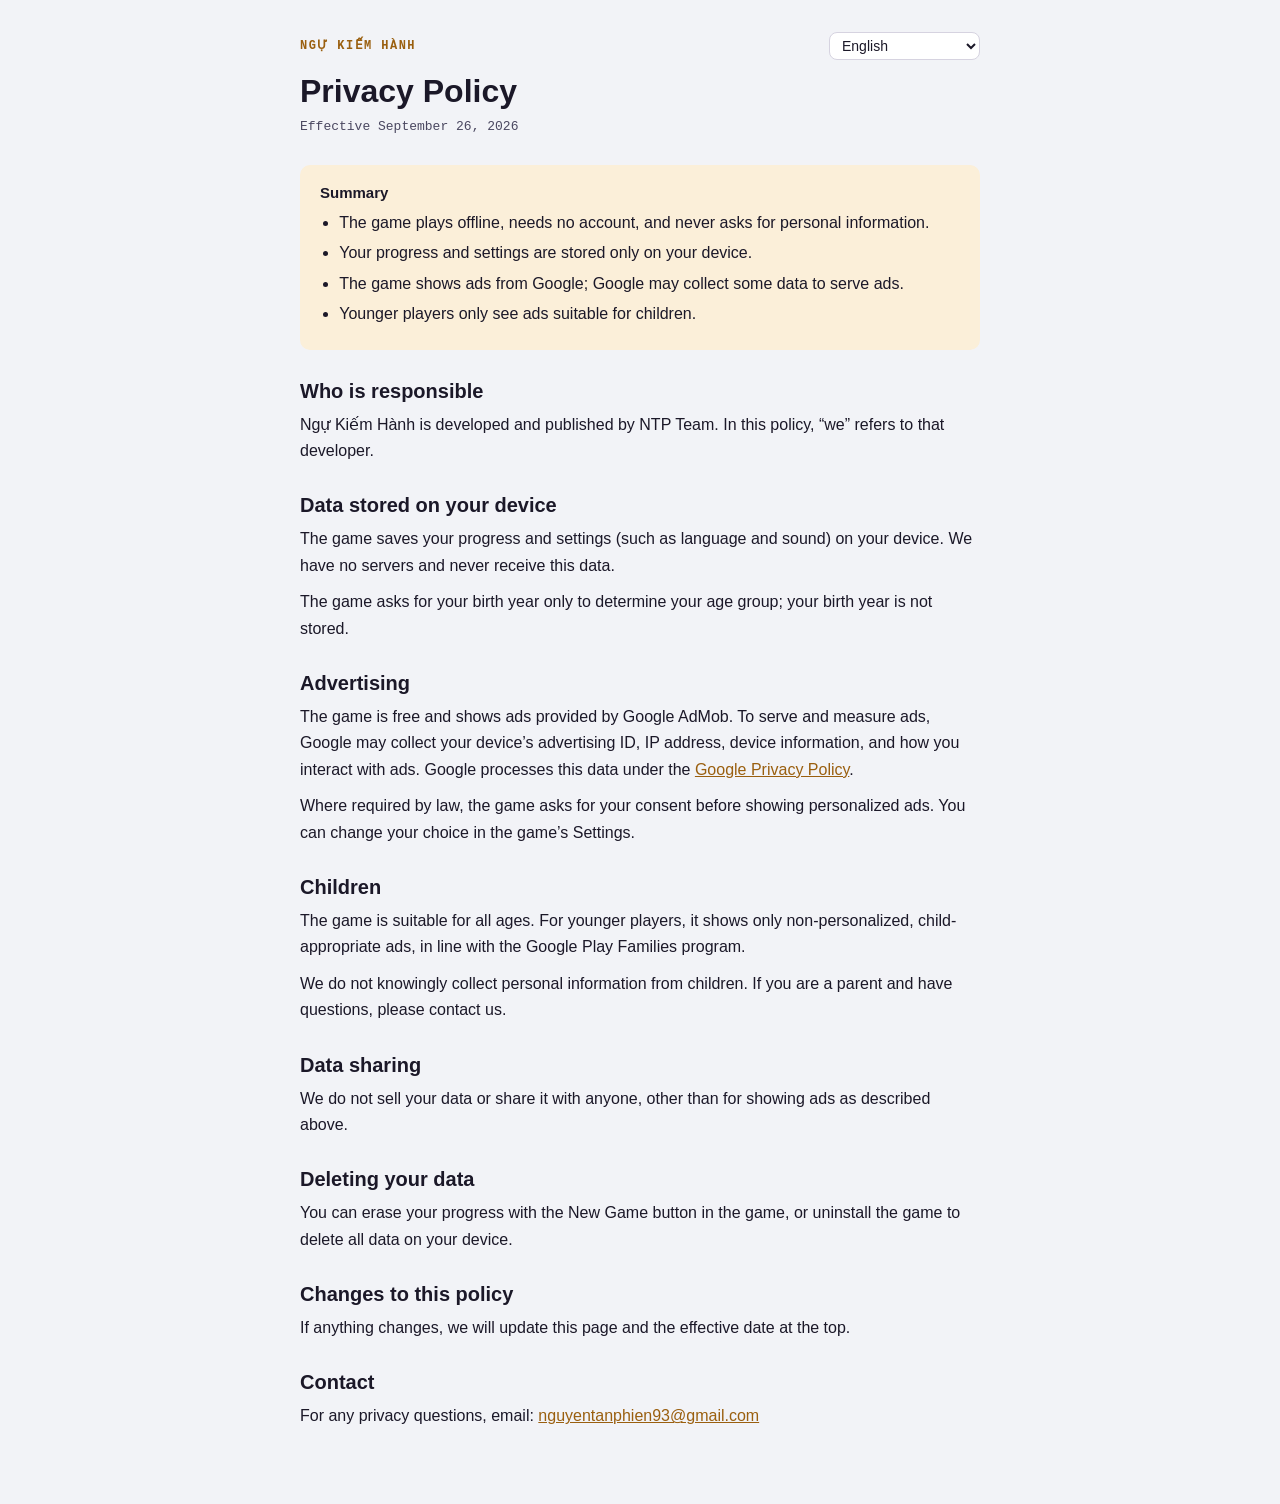
<file: ngulamkiem/index.html>
<!doctype html>
<html lang="vi">
<head>
<meta charset="utf-8">
<meta name="viewport" content="width=device-width, initial-scale=1">
<title>Ngự Kiếm Hành · Quyền riêng tư</title>
<meta name="description" content="Chính sách riêng tư của trò chơi Ngự Kiếm Hành.">
<style>
  html { color-scheme: light; }
  body {
    margin: 0;
    background: #f2f3f7;
    color: #1b1828;
    font: 400 16px/1.65 "Segoe UI", Roboto, "Noto Sans", "Helvetica Neue", Arial,
      "Hiragino Sans", "Yu Gothic", "Malgun Gothic", "Microsoft YaHei", "PingFang SC", "Noto Sans CJK SC", sans-serif;
    padding: 32px 16px 64px;
  }
  .trang { max-width: 680px; margin: 0 auto; }
  .dau-trang { display: flex; justify-content: space-between; align-items: center; gap: 12px; margin-bottom: 12px; }
  .ten-game {
    font: 600 12px/1 Consolas, "Courier New", monospace;
    letter-spacing: 0.12em;
    text-transform: uppercase;
    color: #9a5f0f;
  }
  .ngon-ngu select {
    font: inherit;
    font-size: 14px;
    color: #1b1828;
    background: #fff;
    border: 1px solid #d6d3e0;
    border-radius: 8px;
    padding: 4px 8px;
  }
  h1 { font-size: 32px; line-height: 1.2; margin: 0 0 8px; }
  .ngay { font: 13px/1.4 Consolas, "Courier New", monospace; color: #4a4760; margin-bottom: 28px; }
  h2 { font-size: 20px; line-height: 1.3; margin: 28px 0 8px; }
  p { margin: 0 0 10px; }
  ul { margin: 0; padding-left: 1.2em; }
  li { margin-bottom: 4px; }
  a { color: #9a5f0f; }
  .tom-tat { background: #fbefd9; border-radius: 10px; padding: 18px 20px; }
  .tom-tat h2 { font-size: 15px; margin-top: 0; }
</style>
</head>
<body>
<div class="trang">
  <div class="dau-trang">
    <div class="ten-game">Ngự Kiếm Hành</div>
    <label class="ngon-ngu">
      <select id="chon-ngon-ngu" aria-label="Language">
        <option value="vi">Tiếng Việt</option>
        <option value="en">English</option>
        <option value="ja">日本語</option>
        <option value="ko">한국어</option>
        <option value="zh">中文</option>
        <option value="id">Bahasa Indonesia</option>
        <option value="pt">Português</option>
        <option value="es">Español</option>
      </select>
    </label>
  </div>
  <h1 data-i18n="h1">Chính sách riêng tư</h1>
  <div class="ngay" data-i18n="date">Hiệu lực từ 26/09/2026</div>

  <div class="tom-tat">
    <h2 data-i18n="sumH">Tóm tắt</h2>
    <ul>
      <li data-i18n="s1">Trò chơi chơi offline, không cần tài khoản, không hỏi thông tin cá nhân.</li>
      <li data-i18n="s2">Tiến độ và cài đặt chỉ lưu trên máy của bạn.</li>
      <li data-i18n="s3">Trò chơi có quảng cáo của Google; Google có thể thu thập một số dữ liệu để hiện quảng cáo.</li>
      <li data-i18n="s4">Người chơi nhỏ tuổi chỉ thấy quảng cáo phù hợp với trẻ em.</li>
    </ul>
  </div>

  <h2 data-i18n="whoH">Ai chịu trách nhiệm</h2>
  <p data-i18n="whoP">Ngự Kiếm Hành do NTP Team phát triển và phát hành. Trong chính sách này, “chúng tôi” là nhà phát triển đó.</p>

  <h2 data-i18n="dataH">Dữ liệu lưu trên máy</h2>
  <p data-i18n="dataP1">Trò chơi lưu tiến độ chơi và các cài đặt của bạn (như ngôn ngữ, âm thanh) ngay trên thiết bị. Chúng tôi không có máy chủ và không nhận được dữ liệu này.</p>
  <p data-i18n="dataP2">Trò chơi hỏi năm sinh chỉ để biết bạn thuộc nhóm tuổi nào; năm sinh không được lưu lại.</p>

  <h2 data-i18n="adsH">Quảng cáo</h2>
  <p data-i18n="adsP1">Trò chơi miễn phí và có quảng cáo do Google AdMob cung cấp. Để hiện và đo quảng cáo, Google có thể thu thập mã nhận dạng quảng cáo của thiết bị, địa chỉ IP, thông tin thiết bị và cách bạn tương tác với quảng cáo. Google xử lý dữ liệu này theo <a href="https://policies.google.com/privacy?hl=vi">Chính sách quyền riêng tư của Google</a>.</p>
  <p data-i18n="adsP2">Ở những nơi luật yêu cầu, trò chơi hỏi ý bạn trước khi hiện quảng cáo cá nhân hoá. Bạn có thể đổi lựa chọn trong phần Cài đặt của trò chơi.</p>

  <h2 data-i18n="kidsH">Trẻ em</h2>
  <p data-i18n="kidsP1">Trò chơi dành cho mọi lứa tuổi. Với người chơi nhỏ tuổi, trò chơi chỉ hiện quảng cáo không cá nhân hoá và phù hợp với trẻ em, theo chương trình Gia đình của Google Play.</p>
  <p data-i18n="kidsP2">Chúng tôi không cố ý thu thập thông tin cá nhân của trẻ em. Nếu bạn là cha mẹ và có thắc mắc, hãy liên hệ với chúng tôi.</p>

  <h2 data-i18n="shareH">Chia sẻ dữ liệu</h2>
  <p data-i18n="shareP">Chúng tôi không bán dữ liệu của bạn và không chia sẻ nó với ai, ngoài việc hiện quảng cáo như mô tả ở trên.</p>

  <h2 data-i18n="delH">Xoá dữ liệu</h2>
  <p data-i18n="delP">Bạn có thể xoá tiến độ bằng nút Bắt đầu mới trong trò chơi, hoặc gỡ trò chơi để xoá toàn bộ dữ liệu trên máy.</p>

  <h2 data-i18n="chgH">Thay đổi chính sách</h2>
  <p data-i18n="chgP">Khi có thay đổi, chúng tôi sẽ cập nhật trang này và ngày hiệu lực ở đầu trang.</p>

  <h2 data-i18n="contactH">Liên hệ</h2>
  <p><span data-i18n="contactP">Mọi câu hỏi về quyền riêng tư, gửi về:</span> <a href="mailto:nguyentanphien93@gmail.com">nguyentanphien93@gmail.com</a></p>
</div>
<script>
(function () {
  var GAME = 'Ngự Kiếm Hành';
  var GOOGLE = '<a href="https://policies.google.com/privacy?hl={hl}">';

  var T = {
    en: {
      title: 'Privacy Policy',
      desc: 'Privacy policy for the game Ngự Kiếm Hành.',
      h1: 'Privacy Policy',
      date: 'Effective September 26, 2026',
      sumH: 'Summary',
      s1: 'The game plays offline, needs no account, and never asks for personal information.',
      s2: 'Your progress and settings are stored only on your device.',
      s3: 'The game shows ads from Google; Google may collect some data to serve ads.',
      s4: 'Younger players only see ads suitable for children.',
      whoH: 'Who is responsible',
      whoP: GAME + ' is developed and published by NTP Team. In this policy, “we” refers to that developer.',
      dataH: 'Data stored on your device',
      dataP1: 'The game saves your progress and settings (such as language and sound) on your device. We have no servers and never receive this data.',
      dataP2: 'The game asks for your birth year only to determine your age group; your birth year is not stored.',
      adsH: 'Advertising',
      adsP1: 'The game is free and shows ads provided by Google AdMob. To serve and measure ads, Google may collect your device’s advertising ID, IP address, device information, and how you interact with ads. Google processes this data under the ' + GOOGLE + 'Google Privacy Policy</a>.',
      adsP2: 'Where required by law, the game asks for your consent before showing personalized ads. You can change your choice in the game’s Settings.',
      kidsH: 'Children',
      kidsP1: 'The game is suitable for all ages. For younger players, it shows only non-personalized, child-appropriate ads, in line with the Google Play Families program.',
      kidsP2: 'We do not knowingly collect personal information from children. If you are a parent and have questions, please contact us.',
      shareH: 'Data sharing',
      shareP: 'We do not sell your data or share it with anyone, other than for showing ads as described above.',
      delH: 'Deleting your data',
      delP: 'You can erase your progress with the New Game button in the game, or uninstall the game to delete all data on your device.',
      chgH: 'Changes to this policy',
      chgP: 'If anything changes, we will update this page and the effective date at the top.',
      contactH: 'Contact',
      contactP: 'For any privacy questions, email:'
    },
    ja: {
      title: 'プライバシーポリシー',
      desc: 'ゲーム「Ngự Kiếm Hành」のプライバシーポリシー。',
      h1: 'プライバシーポリシー',
      date: '2026年9月26日施行',
      sumH: '概要',
      s1: '本ゲームはオフラインでプレイでき、アカウント登録は不要で、個人情報をお尋ねすることはありません。',
      s2: '進行状況と設定はお使いの端末内にのみ保存されます。',
      s3: '本ゲームにはGoogleの広告が表示されます。Googleは広告配信のために一部のデータを収集する場合があります。',
      s4: '年少のプレイヤーには、子ども向けの広告のみが表示されます。',
      whoH: '運営者',
      whoP: GAME + 'は NTP Team が開発・配信しています。本ポリシーにおける「当方」とは、この開発者を指します。',
      dataH: '端末に保存されるデータ',
      dataP1: '本ゲームは、進行状況と設定（言語、サウンドなど）を端末内に保存します。当方はサーバーを持たず、これらのデータを受け取ることはありません。',
      dataP2: '本ゲームは年齢層を判定するためだけに生まれ年をお尋ねします。生まれ年は保存されません。',
      adsH: '広告',
      adsP1: '本ゲームは無料で、Google AdMob による広告を表示します。広告の配信と効果測定のため、Googleは端末の広告ID、IPアドレス、端末情報、広告の操作状況を収集する場合があります。Googleはこれらのデータを' + GOOGLE + 'Googleプライバシーポリシー</a>に従って取り扱います。',
      adsP2: '法律で求められる地域では、パーソナライズ広告を表示する前に同意をお尋ねします。選択内容はゲーム内の「設定」から変更できます。',
      kidsH: 'お子様について',
      kidsP1: '本ゲームは全年齢向けです。年少のプレイヤーには、Google Play の「ファミリー向けプログラム」に従い、パーソナライズされていない子ども向けの広告のみを表示します。',
      kidsP2: '当方はお子様の個人情報を意図的に収集することはありません。保護者の方でご不明な点があれば、お問い合わせください。',
      shareH: 'データの共有',
      shareP: '当方はお客様のデータを販売せず、上記の広告表示以外の目的で第三者と共有することもありません。',
      delH: 'データの削除',
      delP: 'ゲーム内の「ニューゲーム」ボタンで進行状況を消去できます。また、ゲームをアンインストールすると端末内のすべてのデータが削除されます。',
      chgH: 'ポリシーの変更',
      chgP: '変更がある場合は、本ページおよびページ上部の施行日を更新します。',
      contactH: 'お問い合わせ',
      contactP: 'プライバシーに関するご質問は、こちらまでご連絡ください：'
    },
    ko: {
      title: '개인정보처리방침',
      desc: '게임 Ngự Kiếm Hành의 개인정보처리방침입니다.',
      h1: '개인정보처리방침',
      date: '시행일: 2026년 9월 26일',
      sumH: '요약',
      s1: '이 게임은 오프라인으로 플레이하며, 계정이 필요 없고 개인정보를 묻지 않습니다.',
      s2: '진행 상황과 설정은 사용자의 기기에만 저장됩니다.',
      s3: '게임에는 Google 광고가 표시되며, Google은 광고 제공을 위해 일부 데이터를 수집할 수 있습니다.',
      s4: '어린 플레이어에게는 아동에게 적합한 광고만 표시됩니다.',
      whoH: '책임 주체',
      whoP: GAME + '은(는) NTP Team이 개발 및 배급합니다. 이 방침에서 ‘당사’는 해당 개발자를 의미합니다.',
      dataH: '기기에 저장되는 데이터',
      dataP1: '게임은 진행 상황과 설정(언어, 사운드 등)을 기기에 저장합니다. 당사는 서버를 운영하지 않으며 이 데이터를 받지 않습니다.',
      dataP2: '게임은 연령대를 확인하기 위해서만 출생 연도를 묻습니다. 출생 연도는 저장되지 않습니다.',
      adsH: '광고',
      adsP1: '이 게임은 무료이며 Google AdMob에서 제공하는 광고를 표시합니다. 광고를 게재하고 측정하기 위해 Google은 기기의 광고 ID, IP 주소, 기기 정보 및 광고와의 상호작용 정보를 수집할 수 있습니다. Google은 ' + GOOGLE + 'Google 개인정보처리방침</a>에 따라 이 데이터를 처리합니다.',
      adsP2: '법률에서 요구하는 지역에서는 맞춤형 광고를 표시하기 전에 동의를 요청합니다. 선택 사항은 게임의 설정에서 변경할 수 있습니다.',
      kidsH: '아동',
      kidsP1: '이 게임은 모든 연령에 적합합니다. 어린 플레이어에게는 Google Play 가족 정책 프로그램에 따라 맞춤형이 아닌, 아동에게 적합한 광고만 표시합니다.',
      kidsP2: '당사는 아동의 개인정보를 고의로 수집하지 않습니다. 보호자로서 궁금한 점이 있으시면 문의해 주세요.',
      shareH: '데이터 공유',
      shareP: '당사는 사용자의 데이터를 판매하지 않으며, 위에 설명한 광고 표시 외에는 누구와도 공유하지 않습니다.',
      delH: '데이터 삭제',
      delP: '게임 내 ‘새 게임’ 버튼으로 진행 상황을 삭제하거나, 게임을 삭제하여 기기의 모든 데이터를 지울 수 있습니다.',
      chgH: '방침 변경',
      chgP: '변경 사항이 있으면 이 페이지와 상단의 시행일을 업데이트합니다.',
      contactH: '문의',
      contactP: '개인정보 관련 문의는 다음 이메일로 보내 주세요:'
    },
    zh: {
      title: '隐私政策',
      desc: '游戏 Ngự Kiếm Hành 的隐私政策。',
      h1: '隐私政策',
      date: '生效日期：2026年9月26日',
      sumH: '摘要',
      s1: '本游戏可离线游玩，无需账号，不会索取任何个人信息。',
      s2: '游戏进度和设置仅保存在您的设备上。',
      s3: '游戏中有 Google 广告；Google 可能会为投放广告收集部分数据。',
      s4: '年龄较小的玩家只会看到适合儿童的广告。',
      whoH: '责任方',
      whoP: GAME + ' 由 NTP Team 开发并发行。本政策中的“我们”即指该开发者。',
      dataH: '保存在设备上的数据',
      dataP1: '游戏会在您的设备上保存游戏进度和设置（如语言、声音）。我们没有服务器，也不会收到这些数据。',
      dataP2: '游戏询问您的出生年份仅用于判断您的年龄段；出生年份不会被保存。',
      adsH: '广告',
      adsP1: '本游戏免费，并展示由 Google AdMob 提供的广告。为投放和衡量广告，Google 可能会收集设备的广告标识符、IP 地址、设备信息以及您与广告的互动情况。Google 依据' + GOOGLE + 'Google 隐私权政策</a>处理这些数据。',
      adsP2: '在法律有要求的地区，游戏会在展示个性化广告前征求您的同意。您可以在游戏的“设置”中更改选择。',
      kidsH: '儿童',
      kidsP1: '本游戏适合所有年龄段。对于年龄较小的玩家，游戏依照 Google Play 家庭计划，仅展示非个性化且适合儿童的广告。',
      kidsP2: '我们不会故意收集儿童的个人信息。如果您是家长并有任何疑问，请与我们联系。',
      shareH: '数据共享',
      shareP: '我们不会出售您的数据，除上述广告展示外，也不会与任何人共享。',
      delH: '删除数据',
      delP: '您可以通过游戏中的“新游戏”按钮清除进度，或卸载游戏以删除设备上的全部数据。',
      chgH: '政策变更',
      chgP: '如有变更，我们会更新本页面及页首的生效日期。',
      contactH: '联系我们',
      contactP: '如有任何隐私问题，请发送邮件至：'
    },
    id: {
      title: 'Kebijakan Privasi',
      desc: 'Kebijakan privasi untuk game Ngự Kiếm Hành.',
      h1: 'Kebijakan Privasi',
      date: 'Berlaku sejak 26 September 2026',
      sumH: 'Ringkasan',
      s1: 'Game dapat dimainkan secara offline, tanpa akun, dan tidak meminta informasi pribadi.',
      s2: 'Progres dan pengaturan hanya disimpan di perangkat Anda.',
      s3: 'Game menampilkan iklan dari Google; Google dapat mengumpulkan sebagian data untuk menampilkan iklan.',
      s4: 'Pemain di bawah umur hanya melihat iklan yang sesuai untuk anak-anak.',
      whoH: 'Pihak yang bertanggung jawab',
      whoP: GAME + ' dikembangkan dan diterbitkan oleh NTP Team. Dalam kebijakan ini, “kami” merujuk pada pengembang tersebut.',
      dataH: 'Data yang disimpan di perangkat',
      dataP1: 'Game menyimpan progres dan pengaturan Anda (seperti bahasa dan suara) di perangkat. Kami tidak memiliki server dan tidak menerima data ini.',
      dataP2: 'Game menanyakan tahun lahir hanya untuk mengetahui kelompok usia Anda; tahun lahir tidak disimpan.',
      adsH: 'Iklan',
      adsP1: 'Game ini gratis dan menampilkan iklan dari Google AdMob. Untuk menampilkan dan mengukur iklan, Google dapat mengumpulkan ID iklan perangkat, alamat IP, informasi perangkat, dan cara Anda berinteraksi dengan iklan. Google memproses data ini sesuai dengan ' + GOOGLE + 'Kebijakan Privasi Google</a>.',
      adsP2: 'Di wilayah yang diwajibkan oleh hukum, game akan meminta persetujuan Anda sebelum menampilkan iklan yang dipersonalisasi. Anda dapat mengubah pilihan di menu Pengaturan dalam game.',
      kidsH: 'Anak-anak',
      kidsP1: 'Game ini cocok untuk semua usia. Untuk pemain di bawah umur, game hanya menampilkan iklan non-personal yang sesuai untuk anak-anak, sesuai dengan program Keluarga Google Play.',
      kidsP2: 'Kami tidak dengan sengaja mengumpulkan informasi pribadi anak-anak. Jika Anda orang tua dan memiliki pertanyaan, silakan hubungi kami.',
      shareH: 'Berbagi data',
      shareP: 'Kami tidak menjual data Anda dan tidak membagikannya kepada siapa pun, selain untuk menampilkan iklan seperti dijelaskan di atas.',
      delH: 'Menghapus data',
      delP: 'Anda dapat menghapus progres dengan tombol Permainan Baru di dalam game, atau mencopot pemasangan game untuk menghapus semua data di perangkat.',
      chgH: 'Perubahan kebijakan',
      chgP: 'Jika ada perubahan, kami akan memperbarui halaman ini beserta tanggal berlaku di bagian atas.',
      contactH: 'Kontak',
      contactP: 'Untuk pertanyaan apa pun tentang privasi, kirim email ke:'
    },
    pt: {
      title: 'Política de Privacidade',
      desc: 'Política de privacidade do jogo Ngự Kiếm Hành.',
      h1: 'Política de Privacidade',
      date: 'Em vigor desde 26 de setembro de 2026',
      sumH: 'Resumo',
      s1: 'O jogo funciona offline, não exige conta e não pede informações pessoais.',
      s2: 'Seu progresso e suas configurações ficam salvos apenas no seu dispositivo.',
      s3: 'O jogo exibe anúncios do Google; o Google pode coletar alguns dados para exibir anúncios.',
      s4: 'Jogadores mais novos veem apenas anúncios adequados para crianças.',
      whoH: 'Quem é o responsável',
      whoP: GAME + ' é desenvolvido e publicado pela NTP Team. Nesta política, “nós” se refere a esse desenvolvedor.',
      dataH: 'Dados salvos no dispositivo',
      dataP1: 'O jogo salva seu progresso e suas configurações (como idioma e som) no próprio dispositivo. Não temos servidores e não recebemos esses dados.',
      dataP2: 'O jogo pergunta seu ano de nascimento apenas para saber sua faixa etária; o ano de nascimento não é armazenado.',
      adsH: 'Publicidade',
      adsP1: 'O jogo é gratuito e exibe anúncios fornecidos pelo Google AdMob. Para exibir e medir anúncios, o Google pode coletar o ID de publicidade do dispositivo, o endereço IP, informações do dispositivo e a forma como você interage com os anúncios. O Google trata esses dados de acordo com a ' + GOOGLE + 'Política de Privacidade do Google</a>.',
      adsP2: 'Onde a lei exigir, o jogo pede seu consentimento antes de exibir anúncios personalizados. Você pode alterar sua escolha nas Configurações do jogo.',
      kidsH: 'Crianças',
      kidsP1: 'O jogo é para todas as idades. Para jogadores mais novos, o jogo exibe apenas anúncios não personalizados e adequados para crianças, conforme o programa Famílias do Google Play.',
      kidsP2: 'Não coletamos intencionalmente informações pessoais de crianças. Se você é pai, mãe ou responsável e tem dúvidas, entre em contato conosco.',
      shareH: 'Compartilhamento de dados',
      shareP: 'Não vendemos seus dados nem os compartilhamos com ninguém, exceto para exibir anúncios conforme descrito acima.',
      delH: 'Exclusão de dados',
      delP: 'Você pode apagar seu progresso com o botão Novo Jogo dentro do jogo, ou desinstalar o jogo para excluir todos os dados do dispositivo.',
      chgH: 'Alterações nesta política',
      chgP: 'Quando houver alterações, atualizaremos esta página e a data de vigência no topo.',
      contactH: 'Contato',
      contactP: 'Para qualquer dúvida sobre privacidade, envie um e-mail para:'
    },
    es: {
      title: 'Política de privacidad',
      desc: 'Política de privacidad del juego Ngự Kiếm Hành.',
      h1: 'Política de privacidad',
      date: 'Vigente desde el 26 de septiembre de 2026',
      sumH: 'Resumen',
      s1: 'El juego funciona sin conexión, no requiere cuenta y no solicita información personal.',
      s2: 'Tu progreso y tus ajustes se guardan solo en tu dispositivo.',
      s3: 'El juego muestra anuncios de Google; Google puede recopilar algunos datos para mostrar anuncios.',
      s4: 'Los jugadores más jóvenes solo ven anuncios adecuados para niños.',
      whoH: 'Responsable',
      whoP: GAME + ' es desarrollado y publicado por NTP Team. En esta política, “nosotros” se refiere a dicho desarrollador.',
      dataH: 'Datos guardados en el dispositivo',
      dataP1: 'El juego guarda tu progreso y tus ajustes (como el idioma y el sonido) en tu dispositivo. No tenemos servidores y no recibimos estos datos.',
      dataP2: 'El juego pregunta tu año de nacimiento solo para saber a qué grupo de edad perteneces; el año de nacimiento no se guarda.',
      adsH: 'Publicidad',
      adsP1: 'El juego es gratuito y muestra anuncios proporcionados por Google AdMob. Para mostrar y medir los anuncios, Google puede recopilar el identificador de publicidad del dispositivo, la dirección IP, información del dispositivo y cómo interactúas con los anuncios. Google trata estos datos de acuerdo con la ' + GOOGLE + 'Política de Privacidad de Google</a>.',
      adsP2: 'Donde la ley lo exija, el juego te pedirá tu consentimiento antes de mostrar anuncios personalizados. Puedes cambiar tu elección en los Ajustes del juego.',
      kidsH: 'Niños',
      kidsP1: 'El juego es apto para todas las edades. Para los jugadores más jóvenes, solo muestra anuncios no personalizados y adecuados para niños, conforme al programa Familias de Google Play.',
      kidsP2: 'No recopilamos intencionadamente información personal de niños. Si eres padre, madre o tutor y tienes alguna pregunta, contáctanos.',
      shareH: 'Compartir datos',
      shareP: 'No vendemos tus datos ni los compartimos con nadie, salvo para mostrar anuncios como se describe arriba.',
      delH: 'Eliminar datos',
      delP: 'Puedes borrar tu progreso con el botón Nueva partida del juego, o desinstalar el juego para eliminar todos los datos del dispositivo.',
      chgH: 'Cambios en esta política',
      chgP: 'Si hay cambios, actualizaremos esta página y la fecha de entrada en vigor en la parte superior.',
      contactH: 'Contacto',
      contactP: 'Para cualquier pregunta sobre privacidad, escribe a:'
    }
  };

  // Tiếng Việt lấy thẳng từ HTML gốc, để trang vẫn đọc được khi tắt JS.
  var nodes = document.querySelectorAll('[data-i18n]');
  var meta = document.querySelector('meta[name="description"]');
  T.vi = { title: 'Quyền riêng tư', desc: meta.content };
  nodes.forEach(function (el) { T.vi[el.dataset.i18n] = el.innerHTML; });

  var HL = { vi: 'vi', en: 'en', ja: 'ja', ko: 'ko', zh: 'zh-CN', id: 'id', pt: 'pt-BR', es: 'es' };
  var select = document.getElementById('chon-ngon-ngu');

  function apply(lang) {
    var t = T[lang];
    nodes.forEach(function (el) {
      var s = t[el.dataset.i18n];
      if (s != null) el.innerHTML = s.replace('{hl}', HL[lang]);
    });
    document.documentElement.lang = HL[lang];
    document.title = GAME + ' · ' + t.title;
    meta.content = t.desc;
    select.value = lang;
  }

  function pick() {
    var q = new URLSearchParams(location.search).get('lang');
    if (q && T[q.toLowerCase()]) return q.toLowerCase();
    try { var saved = localStorage.getItem('lang'); if (saved && T[saved]) return saved; } catch (e) {}
    var prefs = navigator.languages || [navigator.language || ''];
    for (var i = 0; i < prefs.length; i++) {
      var code = String(prefs[i]).toLowerCase().split('-')[0];
      if (T[code]) return code;
    }
    return 'en';
  }

  select.addEventListener('change', function () {
    var lang = select.value;
    apply(lang);
    try { localStorage.setItem('lang', lang); } catch (e) {}
    var url = new URL(location.href);
    url.searchParams.set('lang', lang);
    history.replaceState(null, '', url);
  });

  apply(pick());
})();
</script>
</body>
</html>
</file>
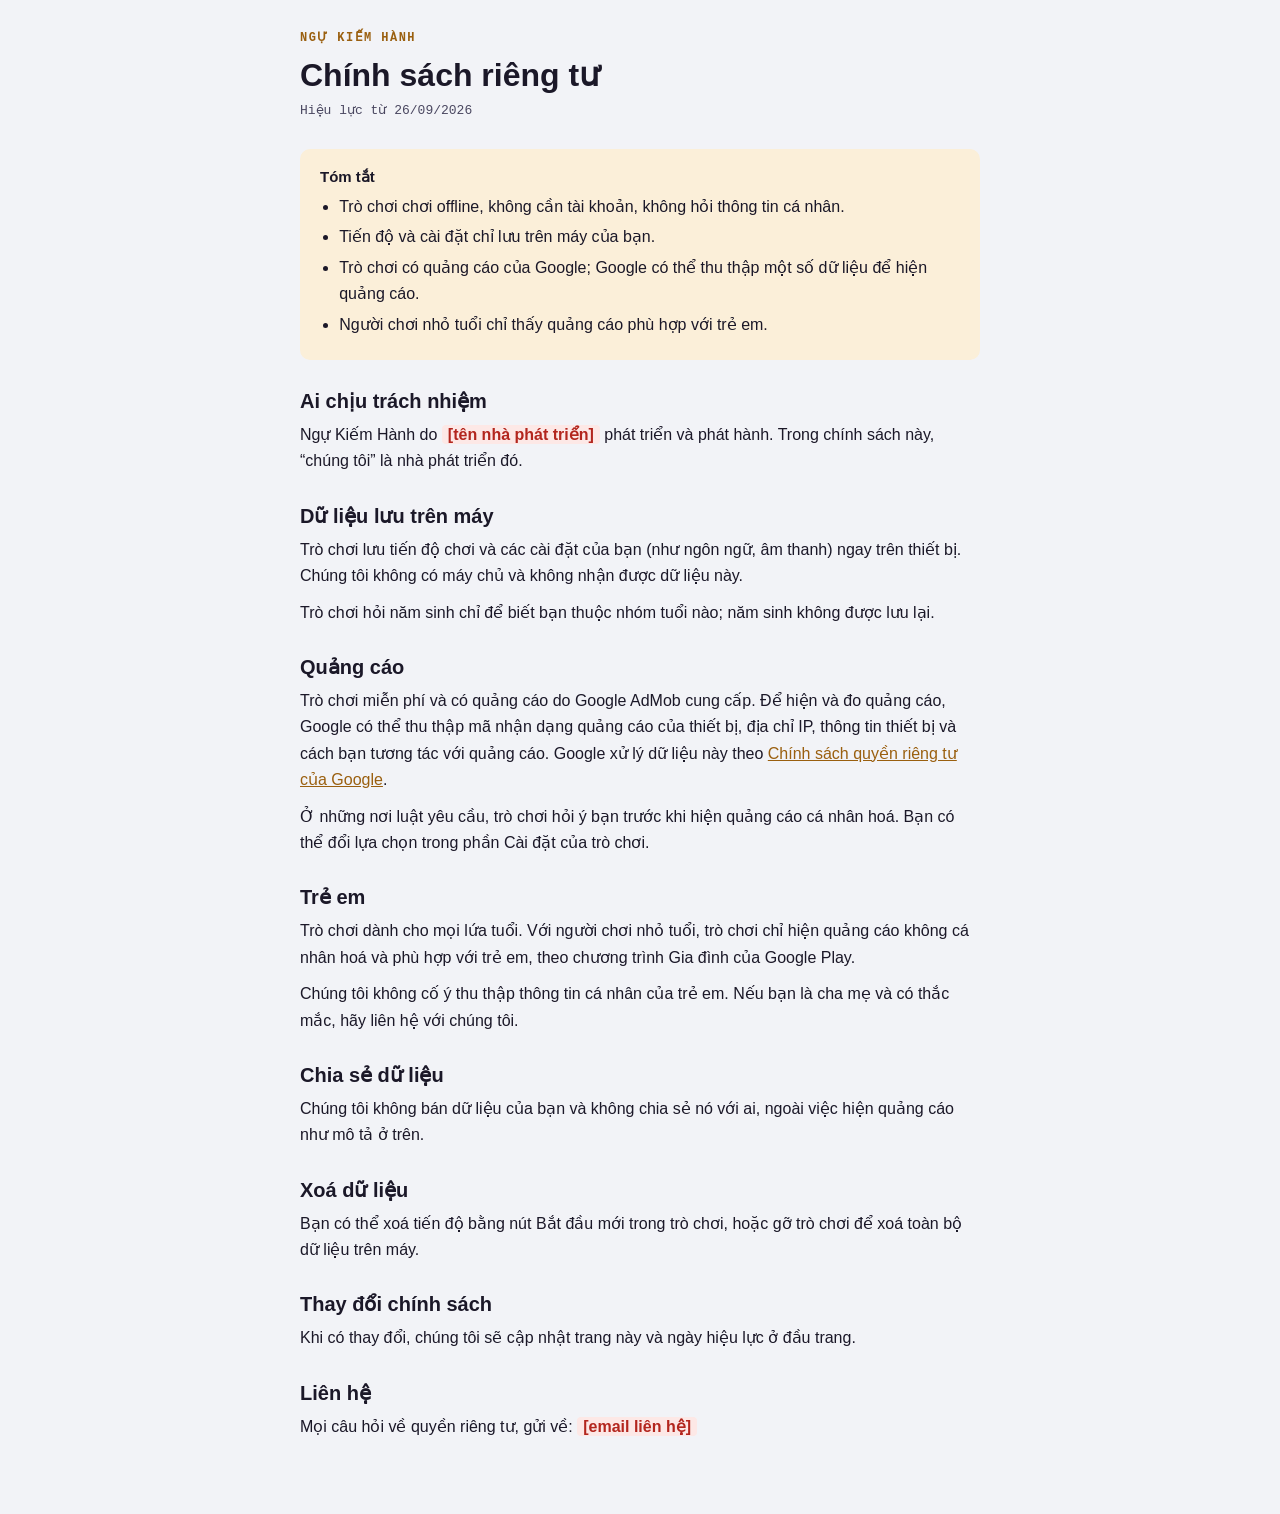
<file: policy.html>
<!doctype html>
<html lang="vi">
<head>
<meta charset="utf-8">
<meta name="viewport" content="width=device-width, initial-scale=1">
<title>Ngự Kiếm Hành · Quyền riêng tư</title>
<meta name="description" content="Chính sách riêng tư của trò chơi Ngự Kiếm Hành.">
<style>
  html { color-scheme: light; }
  body {
    margin: 0;
    background: #f2f3f7;
    color: #1b1828;
    font: 400 16px/1.65 "Segoe UI", Roboto, "Noto Sans", "Helvetica Neue", Arial, sans-serif;
    padding: 32px 16px 64px;
  }
  .trang { max-width: 680px; margin: 0 auto; }
  .ten-game {
    font: 600 12px/1 Consolas, "Courier New", monospace;
    letter-spacing: 0.12em;
    text-transform: uppercase;
    color: #9a5f0f;
    margin-bottom: 12px;
  }
  h1 { font-size: 32px; line-height: 1.2; margin: 0 0 8px; }
  .ngay { font: 13px/1.4 Consolas, "Courier New", monospace; color: #4a4760; margin-bottom: 28px; }
  h2 { font-size: 20px; line-height: 1.3; margin: 28px 0 8px; }
  p { margin: 0 0 10px; }
  ul { margin: 0; padding-left: 1.2em; }
  li { margin-bottom: 4px; }
  a { color: #9a5f0f; }
  .tom-tat { background: #fbefd9; border-radius: 10px; padding: 18px 20px; }
  .tom-tat h2 { font-size: 15px; margin-top: 0; }
  .can-dien { background: #fde8e6; color: #b3261e; font-weight: 600; padding: 1px 6px; border-radius: 4px; }
</style>
</head>
<body>
<div class="trang">
  <div class="ten-game">Ngự Kiếm Hành</div>
  <h1>Chính sách riêng tư</h1>
  <div class="ngay">Hiệu lực từ 26/09/2026</div>

  <div class="tom-tat">
    <h2>Tóm tắt</h2>
    <ul>
      <li>Trò chơi chơi offline, không cần tài khoản, không hỏi thông tin cá nhân.</li>
      <li>Tiến độ và cài đặt chỉ lưu trên máy của bạn.</li>
      <li>Trò chơi có quảng cáo của Google; Google có thể thu thập một số dữ liệu để hiện quảng cáo.</li>
      <li>Người chơi nhỏ tuổi chỉ thấy quảng cáo phù hợp với trẻ em.</li>
    </ul>
  </div>

  <h2>Ai chịu trách nhiệm</h2>
  <p>Ngự Kiếm Hành do <span class="can-dien">[tên nhà phát triển]</span> phát triển và phát hành. Trong chính sách này, “chúng tôi” là nhà phát triển đó.</p>

  <h2>Dữ liệu lưu trên máy</h2>
  <p>Trò chơi lưu tiến độ chơi và các cài đặt của bạn (như ngôn ngữ, âm thanh) ngay trên thiết bị. Chúng tôi không có máy chủ và không nhận được dữ liệu này.</p>
  <p>Trò chơi hỏi năm sinh chỉ để biết bạn thuộc nhóm tuổi nào; năm sinh không được lưu lại.</p>

  <h2>Quảng cáo</h2>
  <p>Trò chơi miễn phí và có quảng cáo do Google AdMob cung cấp. Để hiện và đo quảng cáo, Google có thể thu thập mã nhận dạng quảng cáo của thiết bị, địa chỉ IP, thông tin thiết bị và cách bạn tương tác với quảng cáo. Google xử lý dữ liệu này theo <a href="https://policies.google.com/privacy">Chính sách quyền riêng tư của Google</a>.</p>
  <p>Ở những nơi luật yêu cầu, trò chơi hỏi ý bạn trước khi hiện quảng cáo cá nhân hoá. Bạn có thể đổi lựa chọn trong phần Cài đặt của trò chơi.</p>

  <h2>Trẻ em</h2>
  <p>Trò chơi dành cho mọi lứa tuổi. Với người chơi nhỏ tuổi, trò chơi chỉ hiện quảng cáo không cá nhân hoá và phù hợp với trẻ em, theo chương trình Gia đình của Google Play.</p>
  <p>Chúng tôi không cố ý thu thập thông tin cá nhân của trẻ em. Nếu bạn là cha mẹ và có thắc mắc, hãy liên hệ với chúng tôi.</p>

  <h2>Chia sẻ dữ liệu</h2>
  <p>Chúng tôi không bán dữ liệu của bạn và không chia sẻ nó với ai, ngoài việc hiện quảng cáo như mô tả ở trên.</p>

  <h2>Xoá dữ liệu</h2>
  <p>Bạn có thể xoá tiến độ bằng nút Bắt đầu mới trong trò chơi, hoặc gỡ trò chơi để xoá toàn bộ dữ liệu trên máy.</p>

  <h2>Thay đổi chính sách</h2>
  <p>Khi có thay đổi, chúng tôi sẽ cập nhật trang này và ngày hiệu lực ở đầu trang.</p>

  <h2>Liên hệ</h2>
  <p>Mọi câu hỏi về quyền riêng tư, gửi về: <span class="can-dien">[email liên hệ]</span></p>
</div>
</body>
</html>
</file>
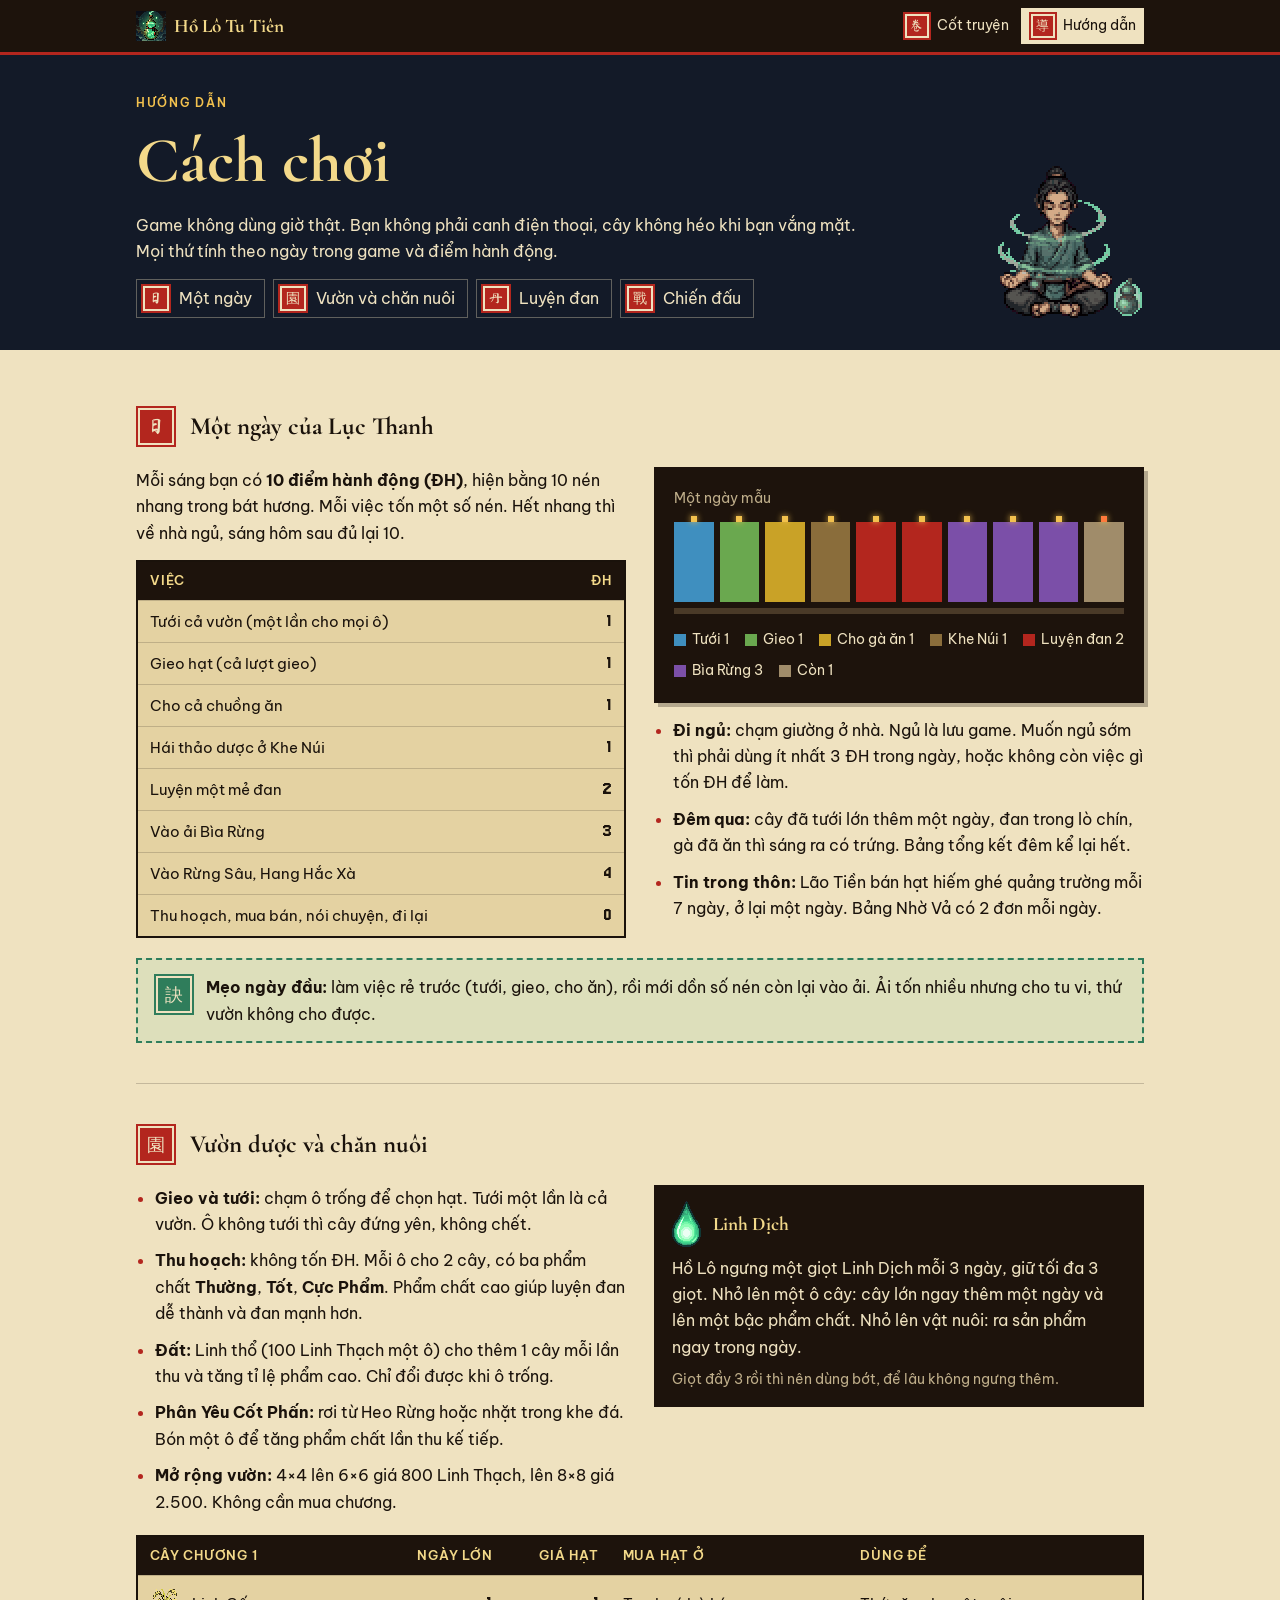
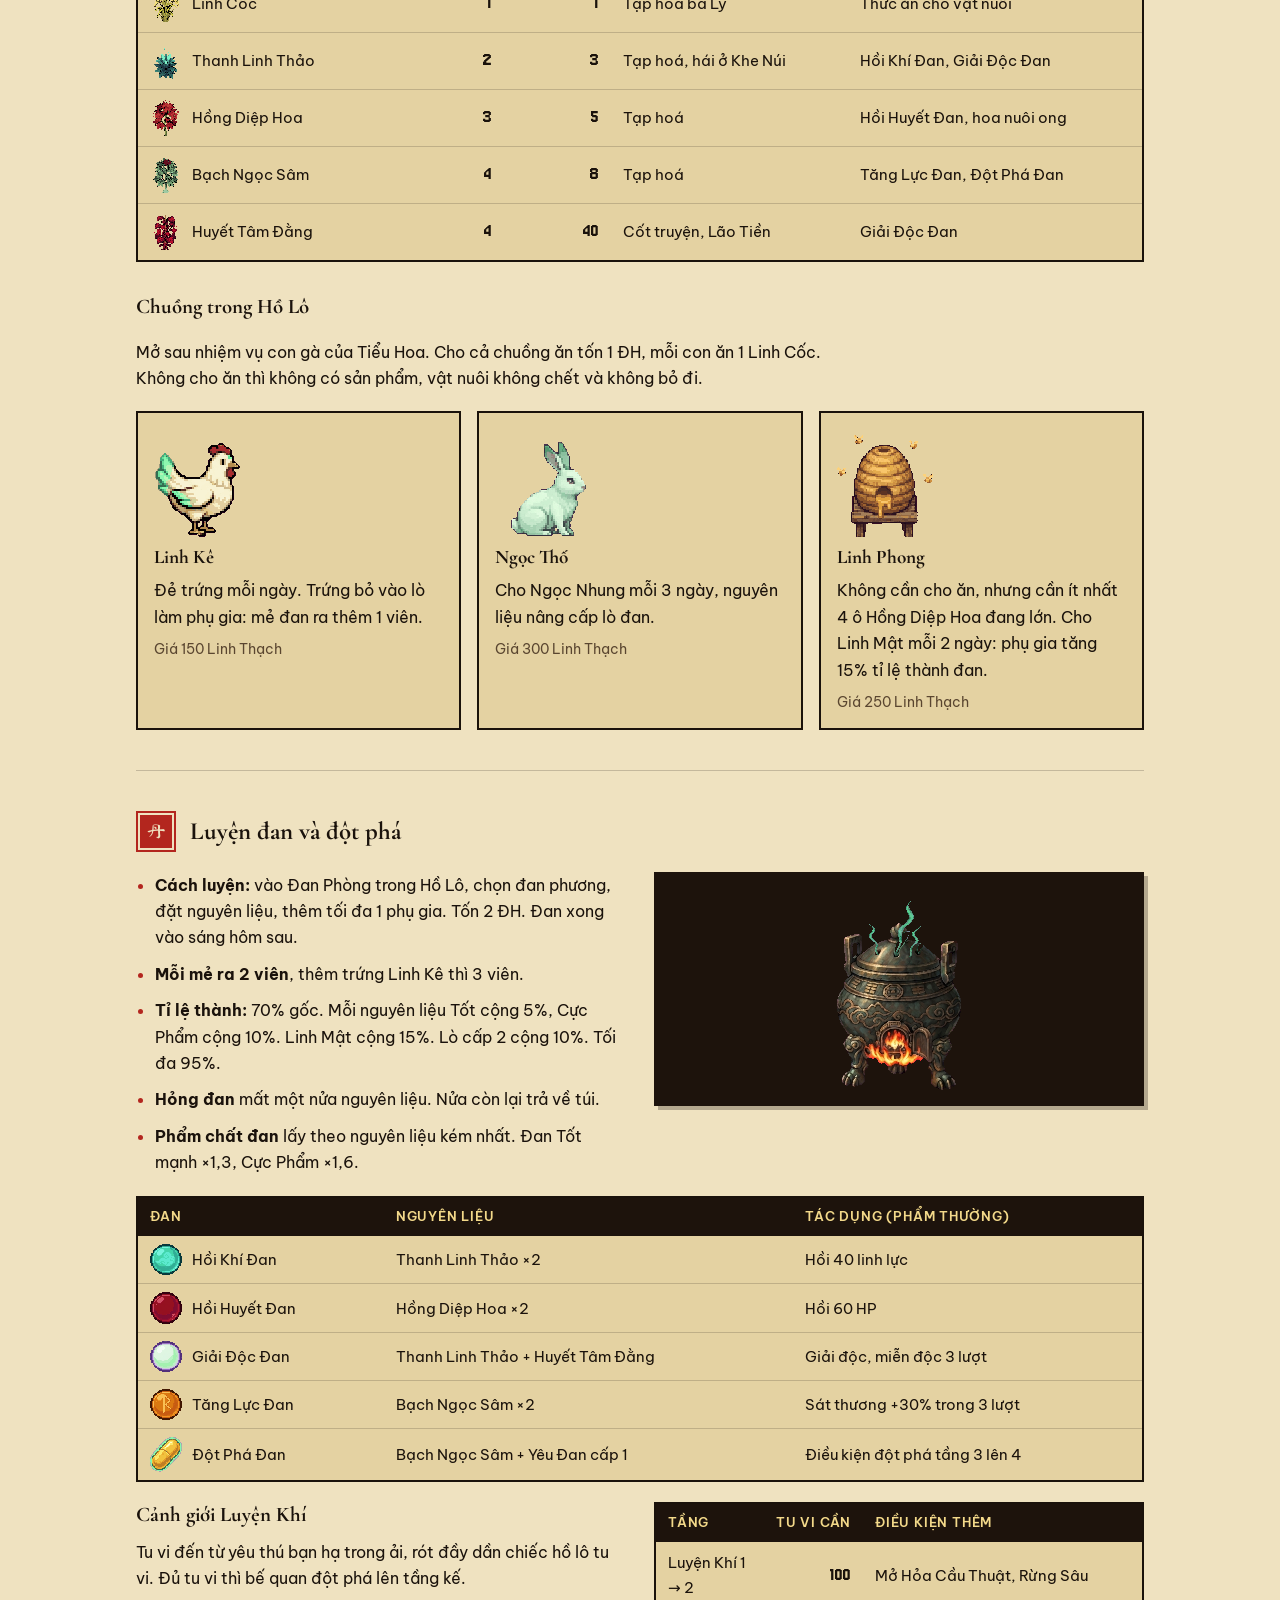
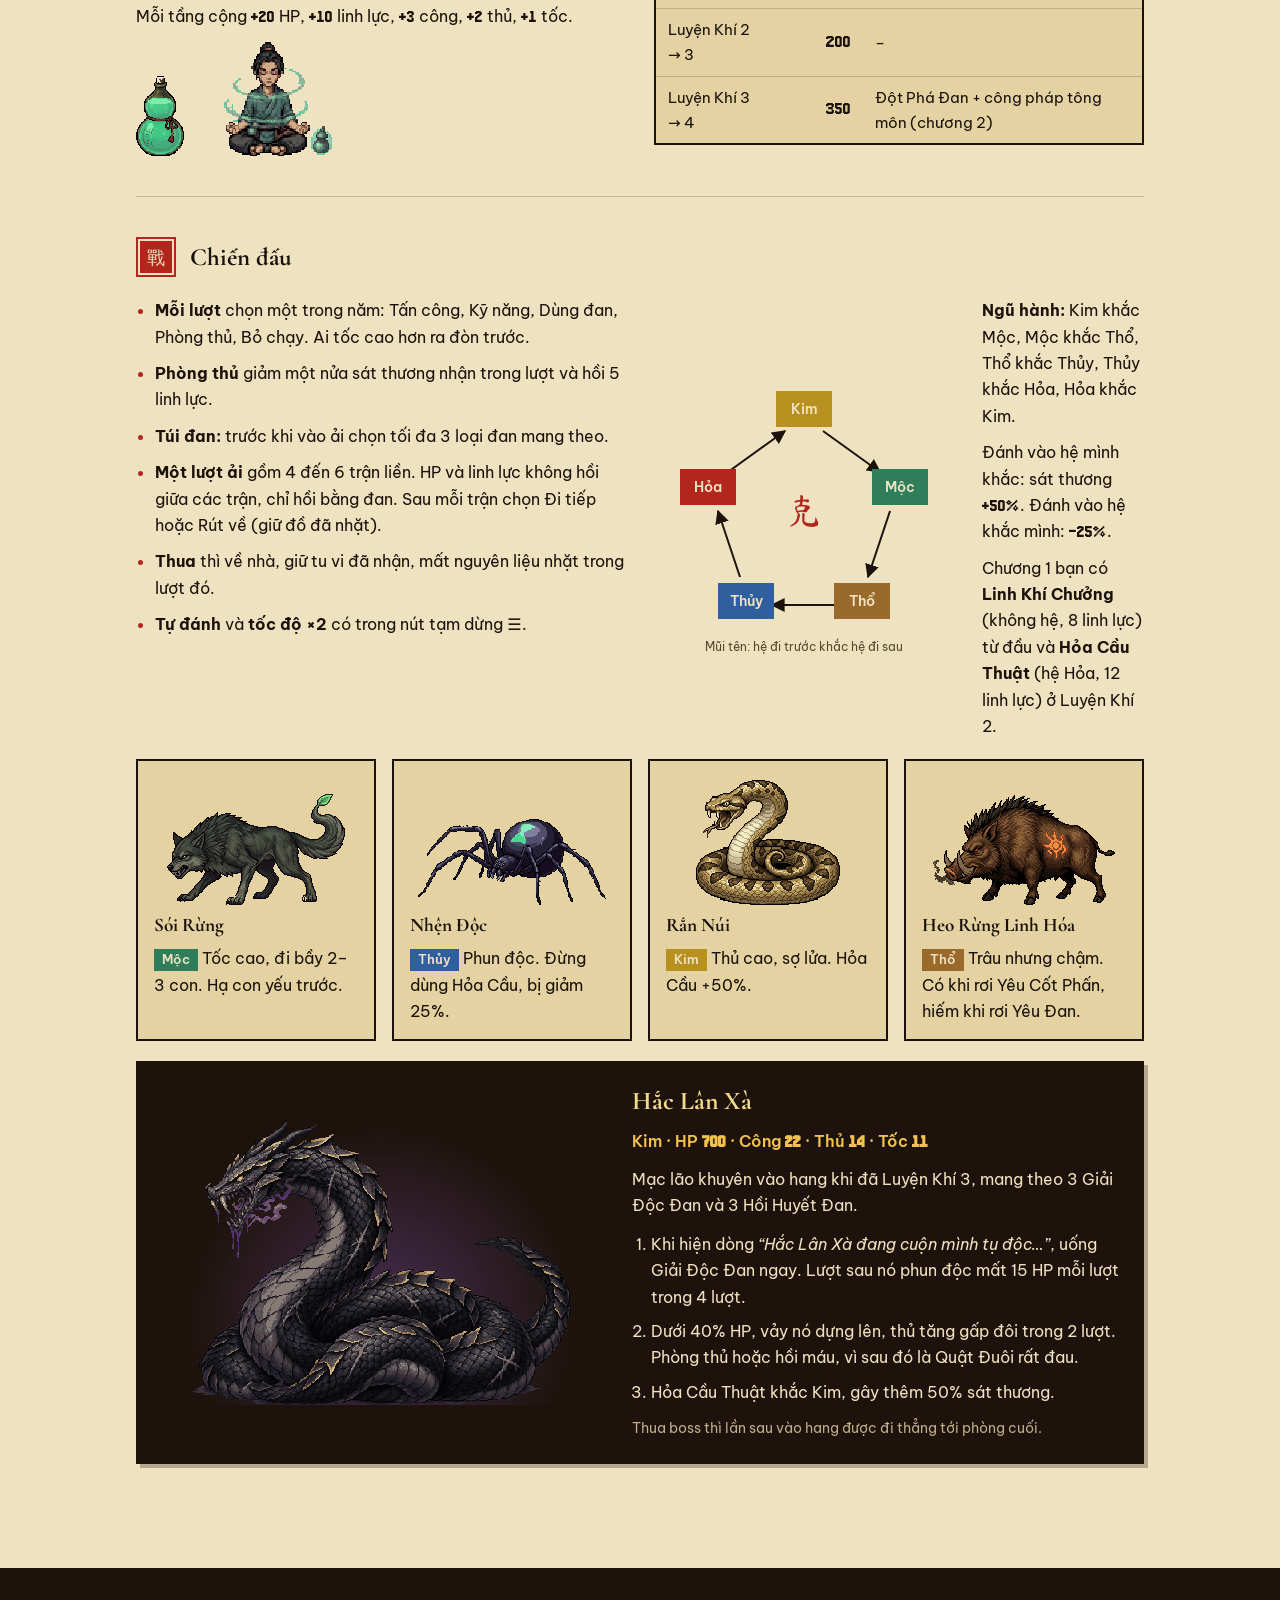
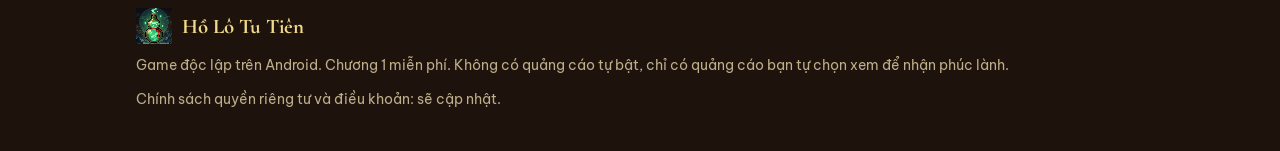
<file: holotutien/guide.html>
<!doctype html>
<html lang="vi">
<head>
<meta charset="utf-8">
<meta name="viewport" content="width=device-width, initial-scale=1, viewport-fit=cover">
<title>Hướng dẫn Hồ Lô Tu Tiên</title>
<meta name="description" content="Hướng dẫn chơi Hồ Lô Tu Tiên: một ngày với 10 điểm hành động, vườn dược, chăn nuôi, luyện đan, đột phá cảnh giới và chiến đấu theo lượt.">
<link rel="icon" href="img/icon.png">
<link rel="preconnect" href="https://fonts.googleapis.com">
<link rel="preconnect" href="https://fonts.gstatic.com" crossorigin>
<link rel="stylesheet" href="https://fonts.googleapis.com/css2?family=Be+Vietnam+Pro:wght@400;500;600&family=Cormorant+Garamond:ital,wght@0,500;0,600;0,700;1,500&family=Jersey+10&family=Ma+Shan+Zheng&display=swap">
<link rel="stylesheet" href="style.css">
</head>
<body>
<header class="thanh">
  <div class="wrap">
    <a class="ten" href="./"><img class="px" src="img/icon.png" alt=""><span>Hồ Lô Tu Tiên</span></a>
    <nav class="menu" aria-label="Trang">
      <a href="./"><span class="an" aria-hidden="true">卷</span><span class="chu">Cốt truyện</span></a>
      <a href="guide" aria-current="page"><span class="an" aria-hidden="true">導</span><span class="chu">Hướng dẫn</span></a>
    </nav>
  </div>
</header>

<main id="dau">

<section class="dau-trang">
  <div class="wrap">
    <div class="chu">
      <div class="phu" style="font:600 .78rem var(--f-chu);letter-spacing:.14em;text-transform:uppercase;color:var(--vang)">Hướng dẫn</div>
      <h1>Cách chơi</h1>
      <p class="doc">Game không dùng giờ thật. Bạn không phải canh điện thoại, cây không héo khi bạn vắng mặt. Mọi thứ tính theo ngày trong game và điểm hành động.</p>
      <nav class="nhay" aria-label="Mục lục hướng dẫn">
        <a href="#daily-routine"><span class="an" aria-hidden="true">日</span>Một ngày</a>
        <a href="#garden"><span class="an" aria-hidden="true">園</span>Vườn và chăn nuôi</a>
        <a href="#alchemy"><span class="an" aria-hidden="true">丹</span>Luyện đan</a>
        <a href="#combat"><span class="an" aria-hidden="true">戰</span>Chiến đấu</a>
      </nav>
    </div>
    <span class="sp" style="--fw:89;--fh:76;--n:2;--d:1.6s;--s:2"><img src="img/lt_thien.png" alt="Lục Thanh ngồi thiền"></span>
  </div>
</section>

<section class="phan" style="padding-top:16px">
  <div class="wrap">

    <div class="muc" id="daily-routine">
      <div class="muc-dau"><span class="an" aria-hidden="true">日</span><h3>Một ngày của Lục Thanh</h3></div>
      <div class="hai-cot">
        <div style="display:grid;gap:14px">
          <p>Mỗi sáng bạn có <b>10 điểm hành động (ĐH)</b>, hiện bằng 10 nén nhang trong bát hương. Mỗi việc tốn một số nén. Hết nhang thì về nhà ngủ, sáng hôm sau đủ lại 10.</p>
          <div class="bang-cuon"><table>
            <thead><tr><th>Việc</th><th class="phai">ĐH</th></tr></thead>
            <tbody>
              <tr><td>Tưới cả vườn (một lần cho mọi ô)</td><td class="phai">1</td></tr>
              <tr><td>Gieo hạt (cả lượt gieo)</td><td class="phai">1</td></tr>
              <tr><td>Cho cả chuồng ăn</td><td class="phai">1</td></tr>
              <tr><td>Hái thảo dược ở Khe Núi</td><td class="phai">1</td></tr>
              <tr><td>Luyện một mẻ đan</td><td class="phai">2</td></tr>
              <tr><td>Vào ải Bìa Rừng</td><td class="phai">3</td></tr>
              <tr><td>Vào Rừng Sâu, Hang Hắc Xà</td><td class="phai">4</td></tr>
              <tr><td>Thu hoạch, mua bán, nói chuyện, đi lại</td><td class="phai">0</td></tr>
            </tbody>
          </table></div>
        </div>
        <div style="display:grid;gap:14px">
          <div class="nhang" role="img" aria-label="Một ngày mẫu dùng 9 trên 10 nén nhang">
            <div class="nho" style="color:#bfae8a">Một ngày mẫu</div>
            <div class="hang">
              <i class="nen" style="--c:#3f8fbf"></i>
              <i class="nen" style="--c:#6aa84f"></i>
              <i class="nen" style="--c:#c9a227"></i>
              <i class="nen" style="--c:#8a6d3b"></i>
              <i class="nen" style="--c:#b3261e"></i><i class="nen" style="--c:#b3261e"></i>
              <i class="nen" style="--c:#7b4fa8"></i><i class="nen" style="--c:#7b4fa8"></i><i class="nen" style="--c:#7b4fa8"></i>
              <i class="nen con"></i>
            </div>
            <div class="chu-giai">
              <span><i style="--c:#3f8fbf"></i>Tưới 1</span>
              <span><i style="--c:#6aa84f"></i>Gieo 1</span>
              <span><i style="--c:#c9a227"></i>Cho gà ăn 1</span>
              <span><i style="--c:#8a6d3b"></i>Khe Núi 1</span>
              <span><i style="--c:#b3261e"></i>Luyện đan 2</span>
              <span><i style="--c:#7b4fa8"></i>Bìa Rừng 3</span>
              <span><i style="--c:#a08c6a"></i>Còn 1</span>
            </div>
          </div>
          <ul class="y">
            <li><b>Đi ngủ:</b> chạm giường ở nhà. Ngủ là lưu game. Muốn ngủ sớm thì phải dùng ít nhất 3 ĐH trong ngày, hoặc không còn việc gì tốn ĐH để làm.</li>
            <li><b>Đêm qua:</b> cây đã tưới lớn thêm một ngày, đan trong lò chín, gà đã ăn thì sáng ra có trứng. Bảng tổng kết đêm kể lại hết.</li>
            <li><b>Tin trong thôn:</b> Lão Tiền bán hạt hiếm ghé quảng trường mỗi 7 ngày, ở lại một ngày. Bảng Nhờ Vả có 2 đơn mỗi ngày.</li>
          </ul>
        </div>
      </div>
      <div class="meo"><span class="an" aria-hidden="true">訣</span><p><b>Mẹo ngày đầu:</b> làm việc rẻ trước (tưới, gieo, cho ăn), rồi mới dồn số nén còn lại vào ải. Ải tốn nhiều nhưng cho tu vi, thứ vườn không cho được.</p></div>
    </div>

    <div class="muc" id="garden">
      <div class="muc-dau"><span class="an" aria-hidden="true">園</span><h3>Vườn dược và chăn nuôi</h3></div>
      <div class="hai-cot">
        <ul class="y">
          <li><b>Gieo và tưới:</b> chạm ô trống để chọn hạt. Tưới một lần là cả vườn. Ô không tưới thì cây đứng yên, không chết.</li>
          <li><b>Thu hoạch:</b> không tốn ĐH. Mỗi ô cho 2 cây, có ba phẩm chất <b>Thường</b>, <b>Tốt</b>, <b>Cực Phẩm</b>. Phẩm chất cao giúp luyện đan dễ thành và đan mạnh hơn.</li>
          <li><b>Đất:</b> Linh thổ (100 Linh Thạch một ô) cho thêm 1 cây mỗi lần thu và tăng tỉ lệ phẩm cao. Chỉ đổi được khi ô trống.</li>
          <li><b>Phân Yêu Cốt Phấn:</b> rơi từ Heo Rừng hoặc nhặt trong khe đá. Bón một ô để tăng phẩm chất lần thu kế tiếp.</li>
          <li><b>Mở rộng vườn:</b> 4×4 lên 6×6 giá 800 Linh Thạch, lên 8×8 giá 2.500. Không cần mua chương.</li>
        </ul>
        <div class="o" style="background:var(--go);color:var(--giay);border-color:var(--go)">
          <div class="dong"><img class="px" src="img/vp_giot.png" alt="" style="width:29px"><h4 style="color:var(--bua)">Linh Dịch</h4></div>
          <p>Hồ Lô ngưng một giọt Linh Dịch mỗi 3 ngày, giữ tối đa 3 giọt. Nhỏ lên một ô cây: cây lớn ngay thêm một ngày và lên một bậc phẩm chất. Nhỏ lên vật nuôi: ra sản phẩm ngay trong ngày.</p>
          <p class="nho" style="color:#bfae8a">Giọt đầy 3 rồi thì nên dùng bớt, để lâu không ngưng thêm.</p>
        </div>
      </div>

      <div class="bang-cuon"><table>
        <thead><tr><th>Cây chương 1</th><th class="phai">Ngày lớn</th><th class="phai">Giá hạt</th><th>Mua hạt ở</th><th>Dùng để</th></tr></thead>
        <tbody>
          <tr><td><div class="icon"><img class="px" src="img/coc.png" alt="">Linh Cốc</div></td><td class="phai">1</td><td class="phai">1</td><td>Tạp hoá bà Lý</td><td>Thức ăn cho vật nuôi</td></tr>
          <tr><td><div class="icon"><img class="px" src="img/thao.png" alt="">Thanh Linh Thảo</div></td><td class="phai">2</td><td class="phai">3</td><td>Tạp hoá, hái ở Khe Núi</td><td>Hồi Khí Đan, Giải Độc Đan</td></tr>
          <tr><td><div class="icon"><img class="px" src="img/hoa.png" alt="">Hồng Diệp Hoa</div></td><td class="phai">3</td><td class="phai">5</td><td>Tạp hoá</td><td>Hồi Huyết Đan, hoa nuôi ong</td></tr>
          <tr><td><div class="icon"><img class="px" src="img/sam.png" alt="">Bạch Ngọc Sâm</div></td><td class="phai">4</td><td class="phai">8</td><td>Tạp hoá</td><td>Tăng Lực Đan, Đột Phá Đan</td></tr>
          <tr><td><div class="icon"><img class="px" src="img/dang.png" alt="">Huyết Tâm Đằng</div></td><td class="phai">4</td><td class="phai">40</td><td>Cốt truyện, Lão Tiền</td><td>Giải Độc Đan</td></tr>
        </tbody>
      </table></div>

      <h4 style="margin:12px 0 0;font:700 1.3rem var(--f-tieude)">Chuồng trong Hồ Lô</h4>
      <p class="doc">Mở sau nhiệm vụ con gà của Tiểu Hoa. Cho cả chuồng ăn tốn 1 ĐH, mỗi con ăn 1 Linh Cốc. Không cho ăn thì không có sản phẩm, vật nuôi không chết và không bỏ đi.</p>
      <div class="the-luoi vat-nuoi">
        <div class="o"><div class="hinh"><span class="sp" style="--fw:98;--fh:94;--n:2;--d:1s"><img src="img/ga2_an.png" alt="Linh Kê"></span></div><h4>Linh Kê</h4><p>Đẻ trứng mỗi ngày. Trứng bỏ vào lò làm phụ gia: mẻ đan ra thêm 1 viên.</p><p class="nho">Giá 150 Linh Thạch</p></div>
        <div class="o"><div class="hinh"><span class="sp" style="--fw:136;--fh:95;--n:4;--d:1.2s"><img src="img/tho_hop.png" alt="Ngọc Thố"></span></div><h4>Ngọc Thố</h4><p>Cho Ngọc Nhung mỗi 3 ngày, nguyên liệu nâng cấp lò đan.</p><p class="nho">Giá 300 Linh Thạch</p></div>
        <div class="o"><div class="hinh"><span class="sp" style="--fw:128;--fh:138;--n:2;--d:.6s;--s:.75"><img src="img/phong.png" alt="Tổ Linh Phong"></span></div><h4>Linh Phong</h4><p>Không cần cho ăn, nhưng cần ít nhất 4 ô Hồng Diệp Hoa đang lớn. Cho Linh Mật mỗi 2 ngày: phụ gia tăng 15% tỉ lệ thành đan.</p><p class="nho">Giá 250 Linh Thạch</p></div>
      </div>
    </div>

    <div class="muc" id="alchemy">
      <div class="muc-dau"><span class="an" aria-hidden="true">丹</span><h3>Luyện đan và đột phá</h3></div>
      <div class="hai-cot">
        <div style="display:grid;gap:14px">
          <ul class="y">
            <li><b>Cách luyện:</b> vào Đan Phòng trong Hồ Lô, chọn đan phương, đặt nguyên liệu, thêm tối đa 1 phụ gia. Tốn 2 ĐH. Đan xong vào sáng hôm sau.</li>
            <li><b>Mỗi mẻ ra 2 viên</b>, thêm trứng Linh Kê thì 3 viên.</li>
            <li><b>Tỉ lệ thành:</b> 70% gốc. Mỗi nguyên liệu Tốt cộng 5%, Cực Phẩm cộng 10%. Linh Mật cộng 15%. Lò cấp 2 cộng 10%. Tối đa 95%.</li>
            <li><b>Hỏng đan</b> mất một nửa nguyên liệu. Nửa còn lại trả về túi.</li>
            <li><b>Phẩm chất đan</b> lấy theo nguyên liệu kém nhất. Đan Tốt mạnh ×1,3, Cực Phẩm ×1,6.</li>
          </ul>
        </div>
        <div style="display:grid;place-items:center;background:var(--go);padding:16px;box-shadow:var(--bong)">
          <span class="sp" style="--fw:124;--fh:202;--n:16;--d:1.12s"><img src="img/lo_luyen.png" alt="Lò đan đang luyện"></span>
        </div>
      </div>
      <div class="bang-cuon"><table>
        <thead><tr><th>Đan</th><th>Nguyên liệu</th><th>Tác dụng (phẩm Thường)</th></tr></thead>
        <tbody>
          <tr><td><div class="icon"><img class="px" src="img/vp_dan_khi.png" alt="">Hồi Khí Đan</div></td><td>Thanh Linh Thảo ×2</td><td>Hồi 40 linh lực</td></tr>
          <tr><td><div class="icon"><img class="px" src="img/vp_dan_huyet.png" alt="">Hồi Huyết Đan</div></td><td>Hồng Diệp Hoa ×2</td><td>Hồi 60 HP</td></tr>
          <tr><td><div class="icon"><img class="px" src="img/vp_dan_doc.png" alt="">Giải Độc Đan</div></td><td>Thanh Linh Thảo + Huyết Tâm Đằng</td><td>Giải độc, miễn độc 3 lượt</td></tr>
          <tr><td><div class="icon"><img class="px" src="img/vp_dan_luc.png" alt="">Tăng Lực Đan</div></td><td>Bạch Ngọc Sâm ×2</td><td>Sát thương +30% trong 3 lượt</td></tr>
          <tr><td><div class="icon"><img class="px" src="img/vp_dan_dotpha.png" alt="">Đột Phá Đan</div></td><td>Bạch Ngọc Sâm + Yêu Đan cấp 1</td><td>Điều kiện đột phá tầng 3 lên 4</td></tr>
        </tbody>
      </table></div>

      <div class="hai-cot">
        <div style="display:grid;gap:12px">
          <h4 style="margin:0;font:700 1.3rem var(--f-tieude)">Cảnh giới Luyện Khí</h4>
          <p>Tu vi đến từ yêu thú bạn hạ trong ải, rót đầy dần chiếc hồ lô tu vi. Đủ tu vi thì bế quan đột phá lên tầng kế.</p>
          <p>Mỗi tầng cộng <span class="so">+20</span> HP, <span class="so">+10</span> linh lực, <span class="so">+3</span> công, <span class="so">+2</span> thủ, <span class="so">+1</span> tốc.</p>
          <div style="display:flex;gap:16px;align-items:flex-end"><img class="px" src="img/holo_day.png" alt="" style="width:48px"><span class="sp" style="--fw:89;--fh:76;--n:2;--d:1.6s;--s:1.5"><img src="img/lt_thien.png" alt="Lục Thanh ngồi thiền"></span></div>
        </div>
        <div class="bang-cuon"><table>
          <thead><tr><th>Tầng</th><th class="phai">Tu vi cần</th><th>Điều kiện thêm</th></tr></thead>
          <tbody>
            <tr><td>Luyện Khí 1 → 2</td><td class="phai">100</td><td>Mở Hỏa Cầu Thuật, Rừng Sâu</td></tr>
            <tr><td>Luyện Khí 2 → 3</td><td class="phai">200</td><td>–</td></tr>
            <tr><td>Luyện Khí 3 → 4</td><td class="phai">350</td><td>Đột Phá Đan + công pháp tông môn (chương 2)</td></tr>
          </tbody>
        </table></div>
      </div>
    </div>

    <div class="muc" id="combat">
      <div class="muc-dau"><span class="an" aria-hidden="true">戰</span><h3>Chiến đấu</h3></div>
      <div class="hai-cot">
        <ul class="y">
          <li><b>Mỗi lượt</b> chọn một trong năm: Tấn công, Kỹ năng, Dùng đan, Phòng thủ, Bỏ chạy. Ai tốc cao hơn ra đòn trước.</li>
          <li><b>Phòng thủ</b> giảm một nửa sát thương nhận trong lượt và hồi 5 linh lực.</li>
          <li><b>Túi đan:</b> trước khi vào ải chọn tối đa 3 loại đan mang theo.</li>
          <li><b>Một lượt ải</b> gồm 4 đến 6 trận liền. HP và linh lực không hồi giữa các trận, chỉ hồi bằng đan. Sau mỗi trận chọn Đi tiếp hoặc Rút về (giữ đồ đã nhặt).</li>
          <li><b>Thua</b> thì về nhà, giữ tu vi đã nhận, mất nguyên liệu nhặt trong lượt đó.</li>
          <li><b>Tự đánh</b> và <b>tốc độ ×2</b> có trong nút tạm dừng ☰.</li>
        </ul>
        <div class="ngu-hanh">
          <svg viewBox="0 0 300 290" role="img" aria-label="Vòng ngũ hành tương khắc: Kim khắc Mộc, Mộc khắc Thổ, Thổ khắc Thủy, Thủy khắc Hỏa, Hỏa khắc Kim">
            <defs><marker id="mui" viewBox="0 0 10 10" refX="9" refY="5" markerWidth="7" markerHeight="7" orient="auto"><path d="M0 0L10 5L0 10z" fill="#1a120b"/></marker></defs>
            <g fill="none" stroke="#1a120b" stroke-width="2" marker-end="url(#mui)">
              <line x1="169" y1="58" x2="226" y2="99"/>
              <line x1="236" y1="138" x2="214" y2="204"/>
              <line x1="182" y1="232" x2="118" y2="232"/>
              <line x1="86" y1="204" x2="64" y2="138"/>
              <line x1="74" y1="99" x2="131" y2="58"/>
            </g>
            <g font-family="'Be Vietnam Pro', sans-serif" font-weight="600" font-size="14" text-anchor="middle">
              <rect x="122" y="18" width="56" height="36" fill="#b8901f"/><text x="150" y="41" fill="#efe2c0">Kim</text>
              <rect x="218" y="96" width="56" height="36" fill="#2f7d5b"/><text x="246" y="119" fill="#efe2c0">Mộc</text>
              <rect x="180" y="210" width="56" height="36" fill="#9a6a2c"/><text x="208" y="233" fill="#efe2c0">Thổ</text>
              <rect x="64" y="210" width="56" height="36" fill="#2f5f9e"/><text x="92" y="233" fill="#efe2c0">Thủy</text>
              <rect x="26" y="96" width="56" height="36" fill="#b3261e"/><text x="54" y="119" fill="#efe2c0">Hỏa</text>
            </g>
            <text x="150" y="150" text-anchor="middle" font-family="'Ma Shan Zheng', serif" font-size="34" fill="#b3261e">克</text>
            <text x="150" y="278" text-anchor="middle" font-family="'Be Vietnam Pro', sans-serif" font-size="12" fill="#5a4630">Mũi tên: hệ đi trước khắc hệ đi sau</text>
          </svg>
          <div style="display:grid;gap:10px">
            <p><b>Ngũ hành:</b> Kim khắc Mộc, Mộc khắc Thổ, Thổ khắc Thủy, Thủy khắc Hỏa, Hỏa khắc Kim.</p>
            <p>Đánh vào hệ mình khắc: sát thương <span class="so">+50%</span>. Đánh vào hệ khắc mình: <span class="so">−25%</span>.</p>
            <p>Chương 1 bạn có <b>Linh Khí Chưởng</b> (không hệ, 8 linh lực) từ đầu và <b>Hỏa Cầu Thuật</b> (hệ Hỏa, 12 linh lực) ở Luyện Khí 2.</p>
          </div>
        </div>
      </div>

      <div class="quai">
        <div class="o"><div class="hinh"><span class="sp" style="--fw:356;--fh:224;--n:4;--d:1.8s;--s:.5"><img src="img/q_soi_idle.png" alt="Sói Rừng"></span></div><h4>Sói Rừng</h4><p><span class="he moc">Mộc</span> Tốc cao, đi bầy 2–3 con. Hạ con yếu trước.</p></div>
        <div class="o"><div class="hinh"><span class="sp" style="--fw:448;--fh:206;--n:4;--d:1.8s;--s:.42"><img src="img/q_nhen_idle.png" alt="Nhện Độc"></span></div><h4>Nhện Độc</h4><p><span class="he thuy">Thủy</span> Phun độc. Đừng dùng Hỏa Cầu, bị giảm 25%.</p></div>
        <div class="o"><div class="hinh"><span class="sp" style="--fw:262;--fh:228;--n:4;--d:1.8s;--s:.55"><img src="img/q_ran_idle.png" alt="Rắn Núi"></span></div><h4>Rắn Núi</h4><p><span class="he kim">Kim</span> Thủ cao, sợ lửa. Hỏa Cầu +50%.</p></div>
        <div class="o"><div class="hinh"><span class="sp" style="--fw:406;--fh:246;--n:4;--d:2s;--s:.45"><img src="img/q_heo_idle.png" alt="Heo Rừng Linh Hóa"></span></div><h4>Heo Rừng Linh Hóa</h4><p><span class="he tho">Thổ</span> Trâu nhưng chậm. Có khi rơi Yêu Cốt Phấn, hiếm khi rơi Yêu Đan.</p></div>
      </div>

      <div class="boss">
        <div class="hinh"><span class="sp" style="--fw:472;--fh:356;--n:4;--d:2s;--s:.8"><img src="img/boss_xa_idle.png" alt="Hắc Lân Xà"></span></div>
        <div style="display:grid;gap:12px;min-width:0">
          <h4>Hắc Lân Xà</h4>
          <div class="chi-so">Kim · HP <span class="so">700</span> · Công <span class="so">22</span> · Thủ <span class="so">14</span> · Tốc <span class="so">11</span></div>
          <p>Mạc lão khuyên vào hang khi đã Luyện Khí 3, mang theo 3 Giải Độc Đan và 3 Hồi Huyết Đan.</p>
          <ol>
            <li>Khi hiện dòng <i>“Hắc Lân Xà đang cuộn mình tụ độc…”</i>, uống Giải Độc Đan ngay. Lượt sau nó phun độc mất 15 HP mỗi lượt trong 4 lượt.</li>
            <li>Dưới 40% HP, vảy nó dựng lên, thủ tăng gấp đôi trong 2 lượt. Phòng thủ hoặc hồi máu, vì sau đó là Quật Đuôi rất đau.</li>
            <li>Hỏa Cầu Thuật khắc Kim, gây thêm 50% sát thương.</li>
          </ol>
          <p class="nho" style="color:#bfae8a">Thua boss thì lần sau vào hang được đi thẳng tới phòng cuối.</p>
        </div>
      </div>
    </div>
  </div>
</section>

</main>

<footer>
  <div class="wrap">
    <a class="ten" href="./" style="display:flex;align-items:center;gap:10px;color:var(--bua);text-decoration:none;font:700 1.3rem var(--f-tieude)"><img class="px" src="img/icon.png" alt="" style="width:36px">Hồ Lô Tu Tiên</a>
    <p class="nho">Game độc lập trên Android. Chương 1 miễn phí. Không có quảng cáo tự bật, chỉ có quảng cáo bạn tự chọn xem để nhận phúc lành.</p>
    <p class="nho">Chính sách quyền riêng tư và điều khoản: sẽ cập nhật.</p>
  </div>
</footer>

</body>
</html>
</file>
<file: holotutien/style.css>
/* Bố cục: cảnh đêm mở đầu → cuộn giấy dài, thanh ấn son dính trên đầu; mỗi phần là một tờ giấy viền son, ảnh pixel phóng nguyên lần. */
:root {
  --giay: #efe2c0;      /* giấy */
  --giay-dam: #e4d2a2;  /* giấy sẫm cho khung */
  --muc: #1a120b;       /* mực */
  --muc-nhat: #5a4630;  /* mực nhạt cho chú thích */
  --son: #b3261e;       /* son */
  --go: #1d130c;        /* gỗ sơn mài */
  --vang: #f2c14e;
  --bua: #f3d98a;       /* giấy bùa */
  --ngoc: #2f7d5b;
  --dich: #3fbf8a;      /* linh dịch */
  --doc: #7b4fa8;
  --dem: #131a28;       /* trời đêm của cảnh mở đầu */
  --kim: #b8901f; --moc: #2f7d5b; --tho: #9a6a2c; --thuy: #2f5f9e; --hoa: #b3261e;

  --f-tieude: "Cormorant Garamond", "Noto Serif", Georgia, serif;
  --f-chu: "Be Vietnam Pro", "Segoe UI", Roboto, system-ui, sans-serif;
  --f-so: "Jersey 10", "Courier New", monospace;
  --f-han: "Ma Shan Zheng", "KaiTi", "STKaiti", serif;

  --bong: 4px 4px 0 rgba(26, 18, 11, .28);
  color-scheme: light;
}
* { box-sizing: border-box; }
html { scroll-behavior: smooth; }
body {
  margin: 0;
  background: var(--giay);
  color: var(--muc);
  font: 400 1rem/1.65 var(--f-chu);
}
img { max-width: 100%; }
.px { image-rendering: pixelated; image-rendering: crisp-edges; }
h1, h2, h3 { font-family: var(--f-tieude); font-weight: 700; line-height: 1.15; text-wrap: balance; margin: 0; }
h2 { font-size: clamp(2rem, 5vw, 2.8rem); }
h3 { font-size: 1.55rem; }
p { margin: 0; }
a { color: var(--son); }
a:focus-visible, button:focus-visible { outline: 3px solid var(--vang); outline-offset: 2px; }
.wrap { max-width: 1040px; margin-inline: auto; padding-inline: 16px; }
.doc { max-width: 66ch; }
.nho { font-size: .88rem; color: var(--muc-nhat); }

/* Ấn son */
.an {
  display: inline-grid; place-items: center;
  width: 2.2em; height: 2.2em; flex: none;
  background: var(--son); color: var(--giay);
  font: 400 1.15em/1 var(--f-han);
  box-shadow: inset 0 0 0 2px var(--son), inset 0 0 0 4px var(--giay);
}

/* Thanh ấn trên đầu */
.thanh {
  position: sticky; top: env(safe-area-inset-top, 0px); z-index: 10;
  background: var(--go); color: var(--giay);
  border-bottom: 3px solid var(--son);
}
.thanh .wrap { display: flex; align-items: center; gap: 16px; padding-block: 8px; }
.thanh .ten { display: flex; align-items: center; gap: 8px; font: 700 1.2rem var(--f-tieude); color: var(--bua); text-decoration: none; white-space: nowrap; }
.thanh .ten img { width: 30px; height: 30px; }
.menu { display: flex; gap: 4px; overflow-x: auto; scrollbar-width: none; margin-left: auto; }
.menu a {
  display: flex; align-items: center; gap: 6px; padding: 4px 8px;
  color: var(--giay); text-decoration: none; font-size: .9rem; white-space: nowrap;
}
.menu a .an { font-size: .8rem; }
.menu a:hover { background: rgba(239, 226, 192, .1); }
@media (max-width: 720px) { .thanh .ten span { display: none; } .menu a .chu { display: none; } .menu a .an { font-size: 1rem; } }

/* Cảnh mở đầu */
.mo-dau { background: var(--dem); color: var(--giay); overflow: hidden; }
.mo-dau .wrap { display: grid; grid-template-columns: 1.1fr 1fr; gap: 32px; align-items: center; padding-block: 48px 0; }
.mo-dau .chu { padding-bottom: 48px; display: grid; gap: 20px; min-width: 0; }
.mo-dau .han { font: 400 1.5rem/1 var(--f-han); color: var(--vang); letter-spacing: .3em; }
.mo-dau h1 { font-size: clamp(3rem, 9vw, 5.6rem); color: var(--bua); line-height: .95; }
.mo-dau .loi { font: italic 500 1.45rem/1.4 var(--f-tieude); color: var(--giay); max-width: 30ch; }
.mo-dau .the { display: flex; flex-wrap: wrap; gap: 8px; }
.mo-dau .the span { border: 1px solid rgba(239, 226, 192, .35); padding: 2px 10px; font-size: .85rem; color: var(--giay); }
.nut-hang { display: flex; flex-wrap: wrap; gap: 12px; }
.bua {
  display: inline-flex; align-items: center; gap: 10px;
  background: var(--bua); color: var(--muc); text-decoration: none; font-weight: 600;
  padding: 10px 18px; border: 2px solid var(--son); box-shadow: var(--bong);
}
.bua.nhat { background: transparent; color: var(--bua); border-color: var(--bua); box-shadow: none; }
.bua:hover { transform: translate(-1px, -1px); }
.canh { position: relative; justify-self: center; width: min(100%, 468px); aspect-ratio: 390 / 330; }
.canh .nen { position: absolute; inset: 0; width: 100%; height: 100%; object-fit: cover; object-position: top; }
.canh .lt { position: absolute; left: 50%; bottom: 4%; transform: translateX(-50%); width: 15%; }
.canh .holo { position: absolute; right: 8%; top: 8%; width: 9%; filter: drop-shadow(0 0 10px rgba(63, 191, 138, .7)); animation: troi 3.6s ease-in-out infinite; }
@keyframes troi { 50% { transform: translateY(-8px); } }
@media (max-width: 760px) {
  .mo-dau .wrap { grid-template-columns: 1fr; padding-top: 32px; }
  .mo-dau .chu { padding-bottom: 0; }
}

/* Dải khung hình (sprite strip) */
.sp { display: block; overflow: hidden; width: calc(var(--fw) * var(--s, 1) * 1px); max-width: 100%; aspect-ratio: var(--fw) / var(--fh); }
.sp img { display: block; width: calc(var(--n) * 100%); max-width: none; height: 100%; image-rendering: pixelated; animation: strip var(--d, 1.8s) steps(var(--n)) infinite; }
.canh .lt.sp { width: 15%; }
@keyframes strip { to { transform: translateX(-100%); } }
@media (prefers-reduced-motion: reduce) {
  .sp img, .canh .holo { animation: none; }
  html { scroll-behavior: auto; }
}

/* Phần */
section.phan { padding-block: 64px; }
section.phan + section.phan { border-top: 2px dashed rgba(26, 18, 11, .18); }
.dau-phan { display: flex; align-items: center; gap: 16px; margin-bottom: 24px; }
.dau-phan .an { font-size: 1.6rem; }
.dau-phan .phu { font: 600 .78rem var(--f-chu); letter-spacing: .14em; text-transform: uppercase; color: var(--son); }
.dan-nhap { font-size: 1.1rem; margin-bottom: 32px; }

/* Ba trụ */
.ba-tru { display: grid; grid-template-columns: repeat(3, minmax(0, 1fr)); gap: 20px; }
.tru { background: var(--giay-dam); border: 2px solid var(--muc); box-shadow: var(--bong); display: grid; grid-template-rows: auto 1fr; }
.tru .hinh { aspect-ratio: 390 / 230; overflow: hidden; border-bottom: 2px solid var(--muc); background: var(--go); }
.tru .hinh img { width: 100%; height: 100%; object-fit: cover; }
.tru .noi { padding: 16px 18px 20px; display: grid; gap: 8px; align-content: start; }
@media (max-width: 760px) { .ba-tru { grid-template-columns: 1fr; } }

/* Nhân vật */
.nhan-vat { display: grid; grid-template-columns: repeat(4, minmax(0, 1fr)); gap: 16px; }
.nv { display: grid; grid-template-rows: 260px auto; border: 2px solid var(--muc); background: var(--giay-dam); }
.nv .khung { display: grid; place-items: end center; padding: 12px 8px 0; background: linear-gradient(var(--giay-dam), #d9c38c); border-bottom: 2px solid var(--muc); overflow: hidden; }
.nv .noi { padding: 12px 14px 14px; display: grid; gap: 4px; align-content: start; }
.nv h3 { font-size: 1.3rem; }
.nv .vai { font-size: .78rem; letter-spacing: .1em; text-transform: uppercase; color: var(--son); font-weight: 600; }
.nv p:last-child { font-size: .92rem; }
@media (max-width: 900px) { .nhan-vat { grid-template-columns: repeat(2, minmax(0, 1fr)); } }
@media (max-width: 420px) { .nv { grid-template-rows: 200px auto; } }

/* Hồi truyện */
.canh-bao { display: flex; gap: 14px; align-items: center; border: 2px solid var(--son); padding: 12px 16px; margin-bottom: 32px; background: rgba(179, 38, 30, .06); }
.hoi-list { list-style: none; margin: 0; padding: 0; display: grid; gap: 28px; counter-reset: hoi; }
.hoi { display: grid; grid-template-columns: minmax(0, 340px) minmax(0, 1fr); gap: 24px; align-items: start; }
.hoi .hinh { position: relative; aspect-ratio: 390 / 210; overflow: hidden; border: 2px solid var(--muc); box-shadow: var(--bong); background: var(--go); }
.hoi .hinh img.nen { width: 100%; height: 100%; object-fit: cover; }
.hoi .hinh .phu-hinh { position: absolute; bottom: 8px; }
.hoi .noi { display: grid; gap: 8px; min-width: 0; }
.hoi .nhan { font: 600 .78rem var(--f-chu); letter-spacing: .12em; text-transform: uppercase; color: var(--son); }
.hoi blockquote { margin: 4px 0 0; padding: 8px 14px; border-left: 3px solid var(--son); background: rgba(243, 217, 138, .45); font: italic 500 1.12rem/1.45 var(--f-tieude); }
.hoi blockquote cite { display: block; font: normal 500 .8rem var(--f-chu); color: var(--muc-nhat); margin-top: 4px; }
@media (max-width: 720px) { .hoi { grid-template-columns: 1fr; gap: 12px; } }
.ket { margin-top: 40px; padding: 28px 24px; background: var(--go); color: var(--giay); display: grid; gap: 12px; }
.ket h3 { color: var(--bua); }
.ket blockquote { margin: 0; font: italic 500 1.25rem/1.45 var(--f-tieude); color: var(--bua); }

.chuong-sau { display: grid; grid-template-columns: repeat(3, minmax(0, 1fr)); gap: 16px; margin-top: 40px; }
.chuong { border: 2px solid var(--muc); padding: 16px 18px; display: grid; gap: 6px; align-content: start; }
.chuong.mo { background: var(--bua); }
.chuong .trang-thai { font: 600 .78rem var(--f-chu); letter-spacing: .12em; text-transform: uppercase; color: var(--son); }
@media (max-width: 760px) { .chuong-sau { grid-template-columns: 1fr; } }

/* Hướng dẫn */
.muc { padding-block: 40px; display: grid; gap: 20px; }
.muc + .muc { border-top: 1px solid rgba(26, 18, 11, .2); }
.muc-dau { display: flex; align-items: center; gap: 14px; }
.hai-cot { display: grid; grid-template-columns: minmax(0, 1fr) minmax(0, 1fr); gap: 28px; align-items: start; }
.hai-cot > *, .muc > *, .ngu-hanh > * { min-width: 0; }
@media (max-width: 760px) { .hai-cot { grid-template-columns: minmax(0, 1fr); } }
.y { display: grid; gap: 10px; margin: 0; padding-left: 1.2em; }
.y li::marker { color: var(--son); }
.so { font-family: var(--f-so); font-size: 1.3em; line-height: 1; font-variant-numeric: tabular-nums; }

/* Nén nhang ĐH */
.nhang { background: var(--go); color: var(--giay); padding: 20px; display: grid; gap: 14px; box-shadow: var(--bong); }
.nhang .hang { display: flex; align-items: flex-end; gap: 6px; height: 90px; padding-bottom: 6px; border-bottom: 6px solid #4a3a28; }
.nhang .nen { flex: 1; height: 80px; position: relative; background: var(--c, #6b5a44); }
.nhang .nen::after { content: ""; position: absolute; top: -6px; left: 50%; width: 6px; height: 6px; transform: translateX(-50%); background: var(--vang); box-shadow: 0 0 6px var(--vang); }
.nhang .nen.con { background: #a08c6a; }
.nhang .nen.con::after { background: #ff7a3c; }
.chu-giai { display: flex; flex-wrap: wrap; gap: 8px 16px; font-size: .88rem; }
.chu-giai span { display: inline-flex; align-items: center; gap: 6px; }
.chu-giai i { width: 12px; height: 12px; background: var(--c); display: inline-block; }

/* Bảng */
.bang-cuon { overflow-x: auto; border: 2px solid var(--muc); background: var(--giay-dam); }
table { border-collapse: collapse; width: 100%; font-size: .95rem; }
th, td { text-align: left; padding: 8px 12px; border-bottom: 1px solid rgba(26, 18, 11, .18); vertical-align: middle; }
th { background: var(--go); color: var(--bua); font-weight: 600; font-size: .82rem; letter-spacing: .06em; text-transform: uppercase; white-space: nowrap; }
tr:last-child td { border-bottom: 0; }
td.phai, th.phai { text-align: right; white-space: nowrap; }
td.phai { font-family: var(--f-so); font-size: 1.3rem; line-height: 1; }
td .icon { display: flex; align-items: center; gap: 10px; white-space: nowrap; }
td .icon img { width: 32px; height: auto; flex: none; }
.he { display: inline-block; padding: 0 8px; color: var(--giay); font-size: .82rem; font-weight: 600; white-space: nowrap; }
.he.kim { background: var(--kim); } .he.moc { background: var(--moc); } .he.tho { background: var(--tho); } .he.thuy { background: var(--thuy); } .he.hoa { background: var(--hoa); } .he.khong { background: var(--muc-nhat); }

/* Thẻ nhỏ */
.the-luoi { display: grid; grid-template-columns: repeat(auto-fit, minmax(220px, 1fr)); gap: 16px; }
.o { border: 2px solid var(--muc); background: var(--giay-dam); padding: 14px 16px; display: grid; grid-template-columns: minmax(0, 1fr); gap: 8px; align-content: start; min-width: 0; }
.o .hinh, .boss .hinh, .nv .khung { grid-template-columns: minmax(0, 1fr); }
.o .dong { display: flex; align-items: center; gap: 12px; }
.o h4 { margin: 0; font: 700 1.2rem var(--f-tieude); }
.meo { border: 2px dashed var(--ngoc); padding: 14px 16px; background: rgba(63, 191, 138, .1); display: flex; gap: 12px; align-items: flex-start; }
.meo .an { background: var(--ngoc); box-shadow: inset 0 0 0 2px var(--ngoc), inset 0 0 0 4px var(--giay); }

.vat-nuoi .hinh { height: 110px; display: grid; place-items: end start; }
.quai { display: grid; grid-template-columns: repeat(4, minmax(0, 1fr)); gap: 16px; }
.quai .hinh { height: 130px; display: grid; place-items: end center; }
@media (max-width: 900px) { .quai { grid-template-columns: repeat(2, minmax(0, 1fr)); } }

.boss { display: grid; grid-template-columns: minmax(0, 1fr) minmax(0, 1.1fr); gap: 28px; align-items: center; background: var(--go); color: var(--giay); padding: 24px; box-shadow: var(--bong); }
.boss h4 { margin: 0; font: 700 1.6rem var(--f-tieude); color: var(--bua); }
.boss .chi-so { color: var(--vang); font-weight: 600; }
.boss ol { margin: 0; padding-left: 1.2em; display: grid; gap: 8px; }
.boss .hinh { background: radial-gradient(circle at 50% 70%, rgba(123, 79, 168, .45), transparent 65%); display: grid; place-items: center; }
@media (max-width: 760px) { .boss { grid-template-columns: 1fr; } }

.ngu-hanh { display: grid; grid-template-columns: minmax(0, 300px) minmax(0, 1fr); gap: 28px; align-items: center; }
.ngu-hanh svg { width: 100%; height: auto; }
@media (max-width: 640px) { .ngu-hanh { grid-template-columns: minmax(0, 1fr); } .ngu-hanh svg { max-width: 300px; justify-self: center; } }

/* Chân trang */
footer { background: var(--go); color: var(--giay); padding-block: 40px; }
footer .wrap { display: grid; gap: 10px; }
footer .nho { color: #bfae8a; }
footer a { color: var(--bua); }
/* Thẻ trang trên thanh đầu */
.menu a[aria-current="page"] { background: var(--giay); color: var(--muc); }
.menu a[aria-current="page"] .an { box-shadow: inset 0 0 0 2px var(--son), inset 0 0 0 4px var(--giay); }
@media (max-width: 720px) { .menu a .chu { display: inline; } .menu a .an { font-size: .8rem; } }

/* Đầu trang hướng dẫn */
.dau-trang { background: var(--dem); color: var(--giay); }
.dau-trang .wrap { display: grid; grid-template-columns: minmax(0, 1fr) auto; gap: 24px; align-items: end; padding-block: 40px 32px; }
.dau-trang h1 { font-size: clamp(2.6rem, 7vw, 4rem); color: var(--bua); }
.dau-trang .chu { display: grid; gap: 14px; min-width: 0; }
.nhay { display: flex; flex-wrap: wrap; gap: 8px; }
.nhay a { display: inline-flex; align-items: center; gap: 8px; padding: 4px 12px 4px 4px; border: 1px solid rgba(239, 226, 192, .35); color: var(--giay); text-decoration: none; }
.nhay a .an { font-size: .85rem; }
.nhay a:hover { border-color: var(--bua); }
@media (max-width: 640px) { .dau-trang .wrap { grid-template-columns: minmax(0, 1fr); } .dau-trang .wrap > .sp { display: none; } }
.muc, section[id] { scroll-margin-top: 72px; }
</file>
